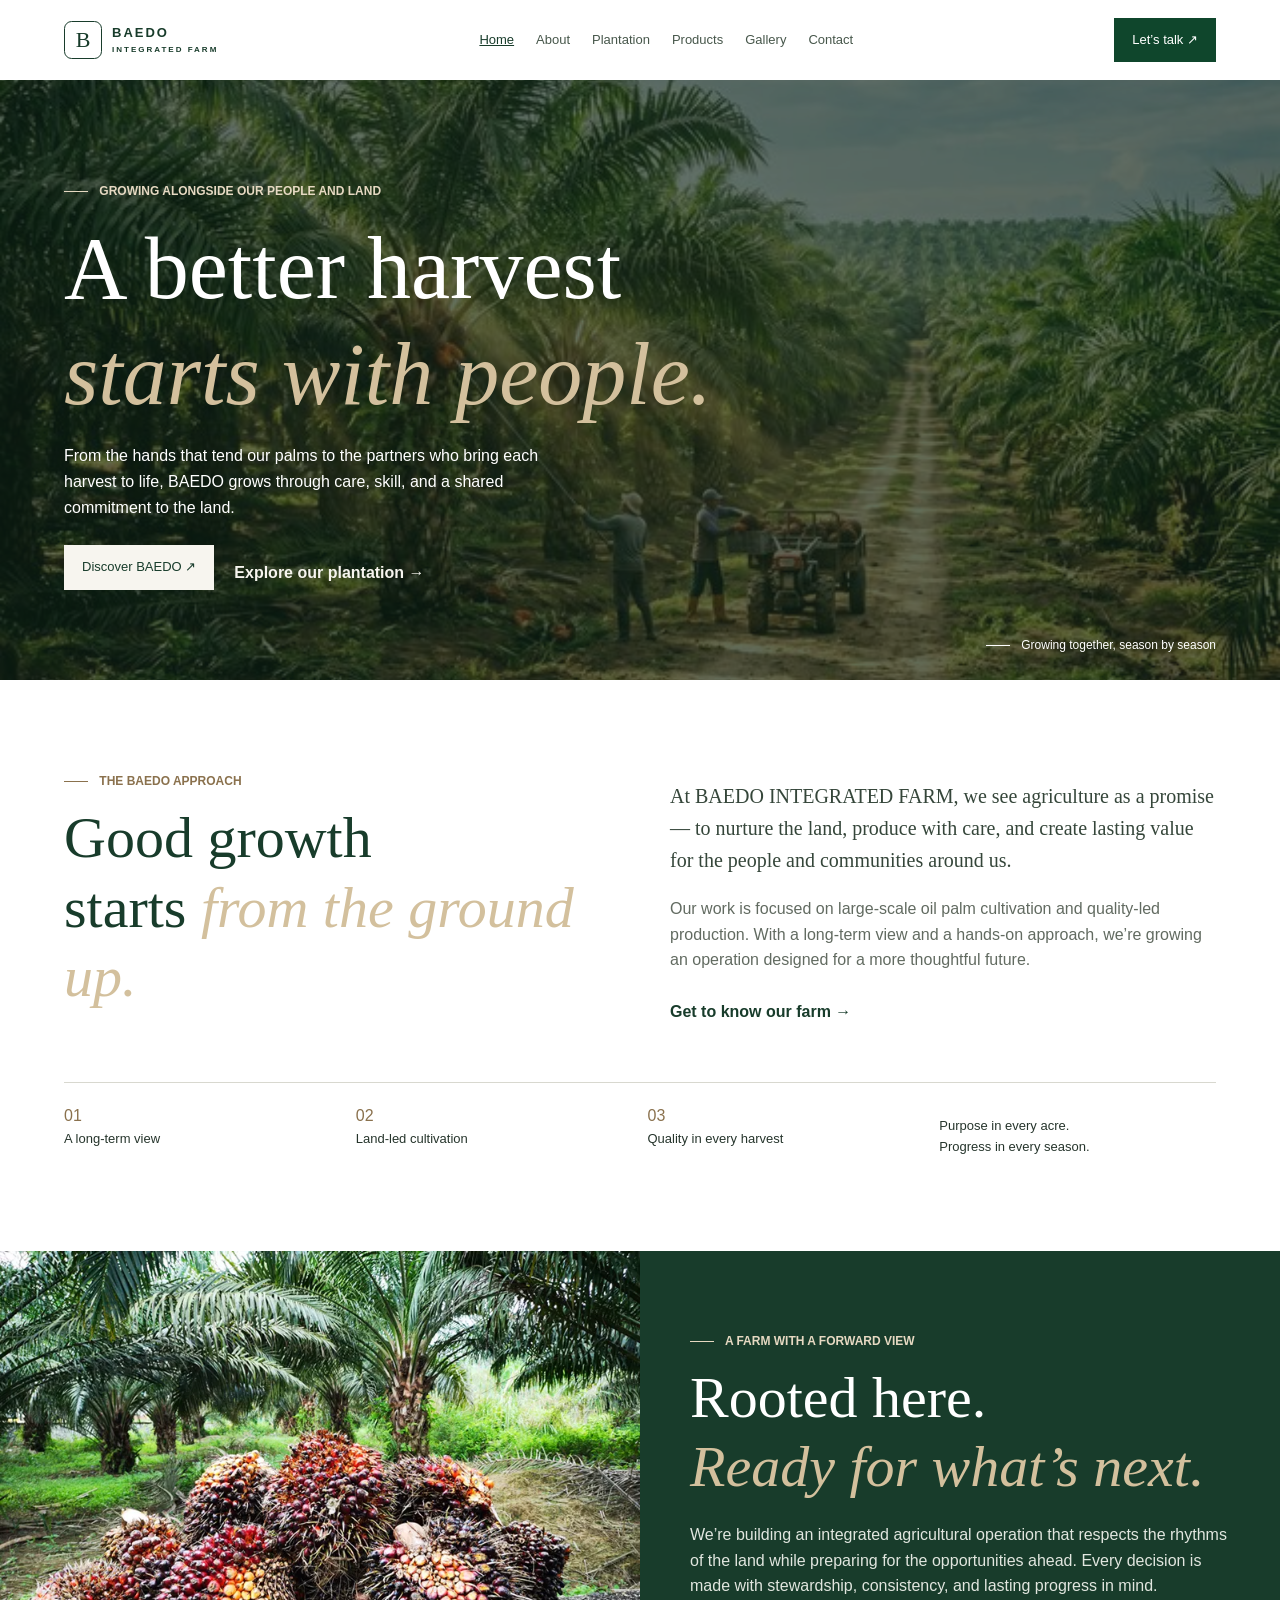
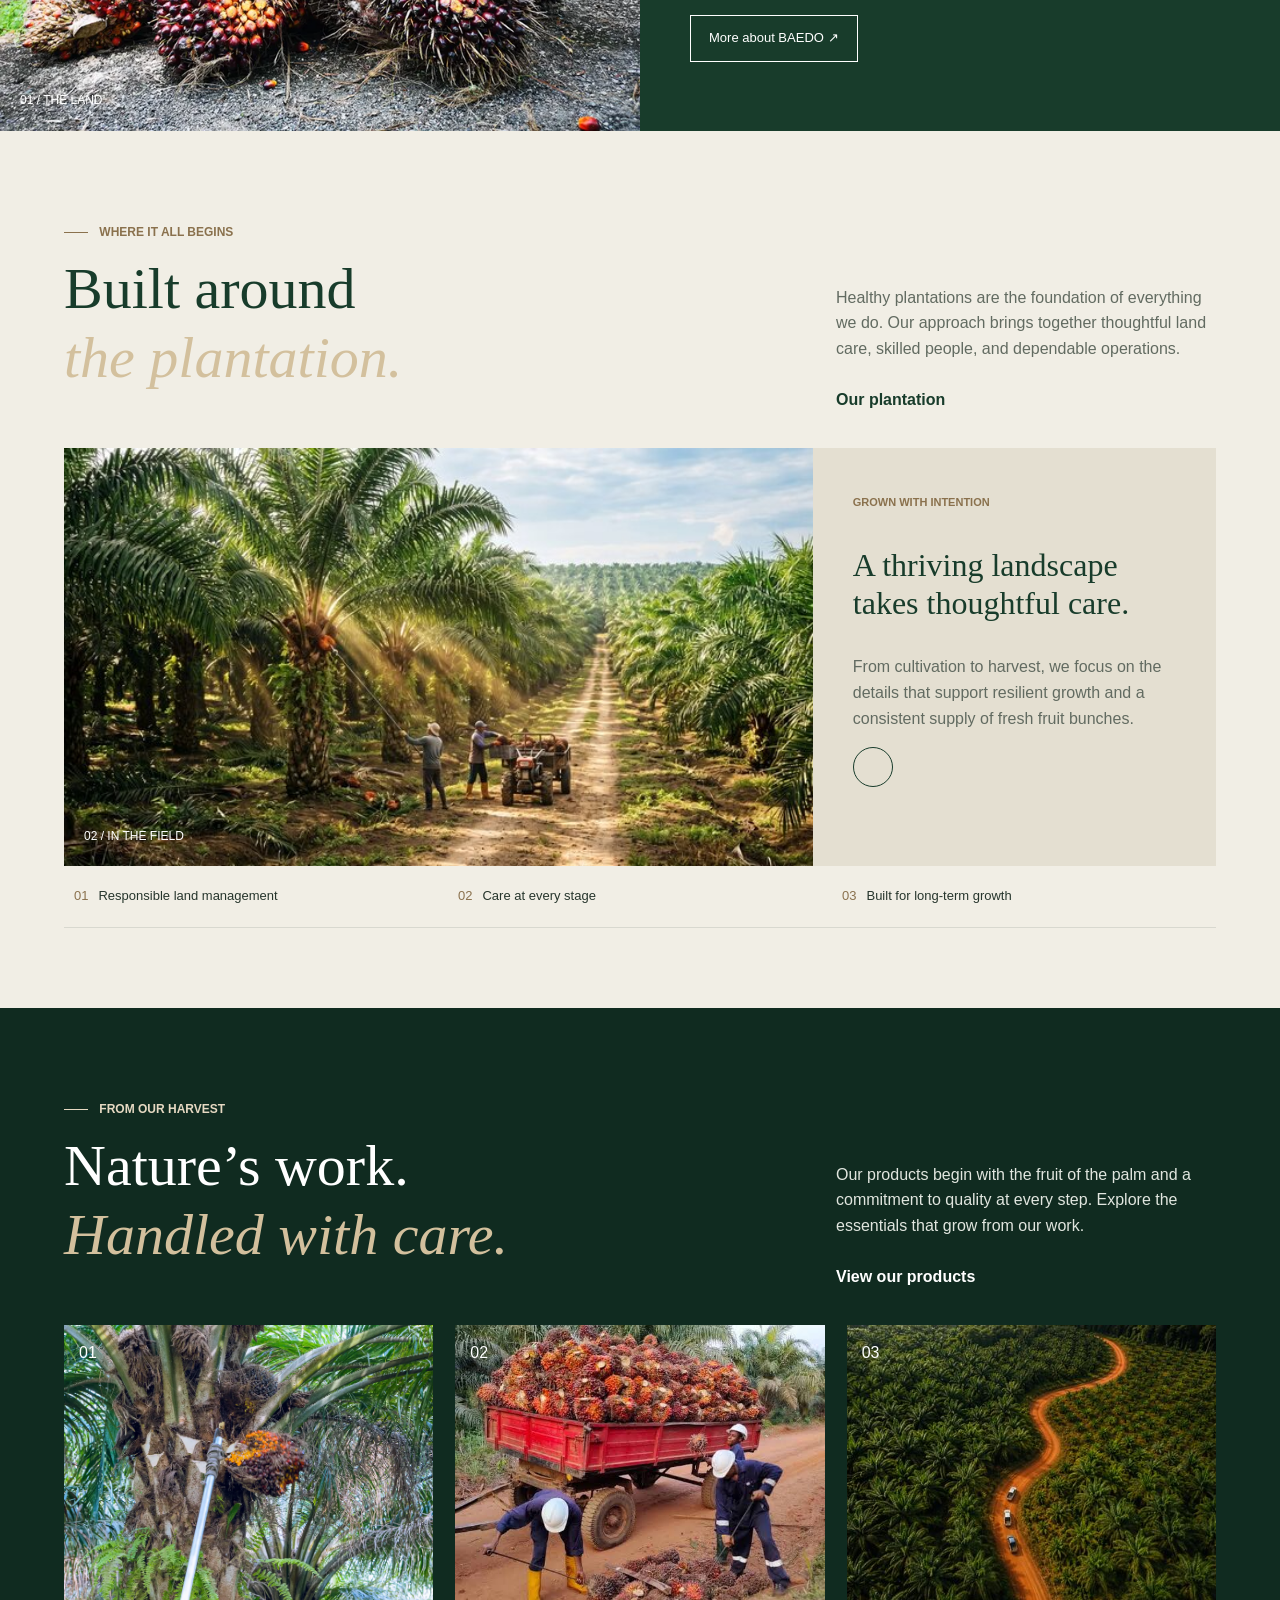
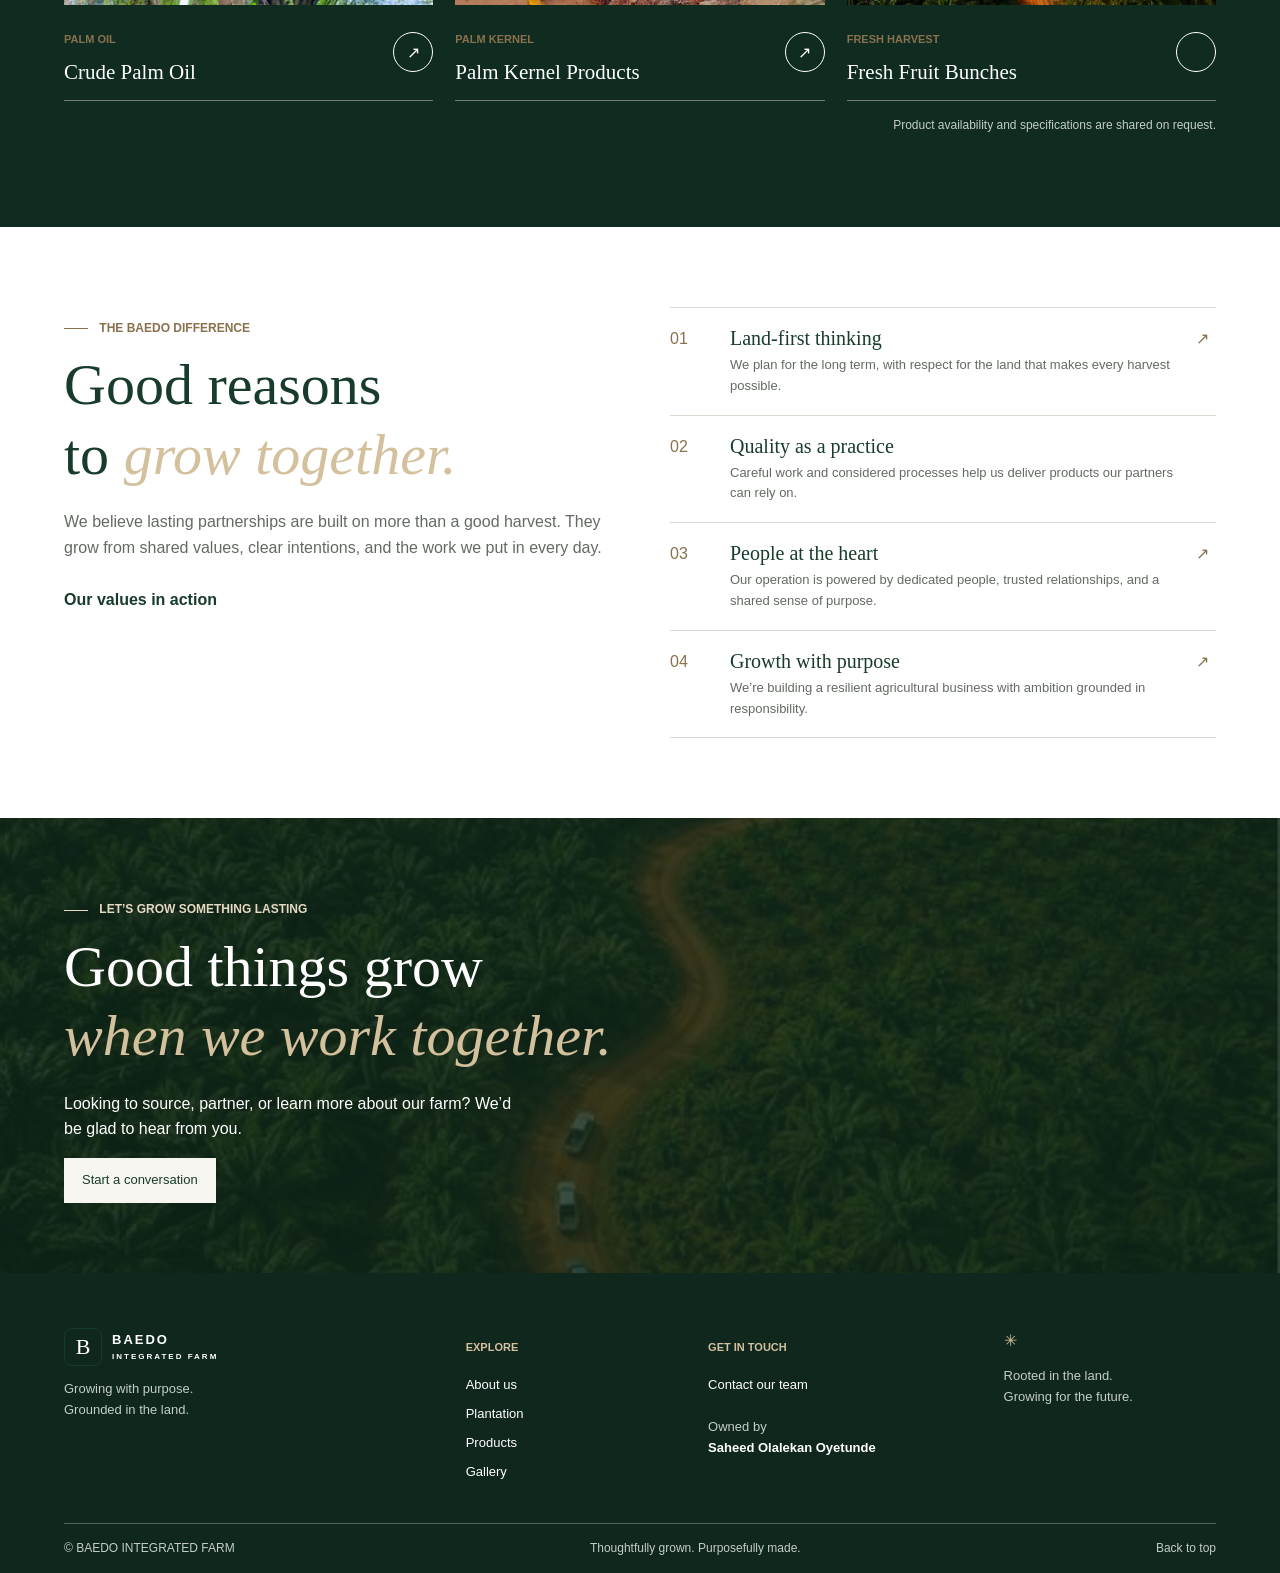
<file: index.html>
<!DOCTYPE html>
<html lang="en">
<head>
  <meta charset="UTF-8">
  <meta name="viewport" content="width=device-width, initial-scale=1.0">
  <meta name="description" content="BAEDO INTEGRATED FARM is cultivating the future of palm oil through responsible plantation management and quality production.">
  <meta name="theme-color" content="#183c2b">
  <title>BAEDO INTEGRATED FARM | Cultivating a Better Harvest</title>
  <link rel="stylesheet" href="css/style.css">
  <link rel="stylesheet" href="css/phone.css">
</head>
<body id="top">
  <!-- Homepage navigation -->
  <header class="site-header">
    <div class="header-inner">
      <a class="brand" href="index.html" aria-label="BAEDO Integrated Farm home">
        <span class="brand-mark">B</span>
        <span class="brand-name">BAEDO <span>INTEGRATED FARM</span></span>
      </a>
      <nav class="main-navigation" aria-label="Main navigation">
        <a class="nav-link nav-link-active" href="index.html" aria-current="page">Home</a>
        <a class="nav-link" href="about.html">About</a>
        <a class="nav-link" href="plantation.html">Plantation</a>
        <a class="nav-link" href="products.html">Products</a>
        <a class="nav-link" href="gallery.html">Gallery</a>
        <a class="nav-link" href="contact.html">Contact</a>
      </nav>
      <a class="header-cta" href="contact.html">Let’s talk <span aria-hidden="true">↗</span></a>
    </div>
  </header>

  <!-- Homepage sections -->
  <main>
    <!-- Welcome section -->
    <section class="welcome-section" aria-labelledby="welcome-title">
      <img class="welcome-image" src="image/baedo-6.jpg" alt="Farm workers harvesting oil palm fruit together in the plantation">
      <div class="welcome-shade"></div>
      <div class="welcome-content page-width">
        <p class="eyebrow welcome-eyebrow"><span class="eyebrow-rule"></span> Growing alongside our people and land</p>
        <h1 id="welcome-title">A better harvest<br><em>starts with people.</em></h1>
        <p class="welcome-description">From the hands that tend our palms to the partners who bring each harvest to life, BAEDO grows through care, skill, and a shared commitment to the land.</p>
        <div class="welcome-actions">
          <a class="button button-light" href="about.html">Discover BAEDO <span>↗</span></a>
          <a class="text-link welcome-text-link" href="plantation.html">Explore our plantation <span aria-hidden="true">→</span></a>
        </div>
      </div>
      <div class="welcome-caption"><span class="caption-line"></span> Growing together, season by season</div>
      <a class="scroll-cue" href="#introduction"><span></span></a>
    </section>

    <!-- Farm introduction -->
    <section class="intro-section section-space" id="introduction">
      <div class="page-width intro-layout">
        <div class="intro-heading reveal">
          <p class="eyebrow"><span class="eyebrow-rule"></span> The BAEDO approach</p>
          <h2>Good growth<br>starts <em>from the ground up.</em></h2>
        </div>
        <div class="intro-copy reveal">
          <p class="intro-lead">At BAEDO INTEGRATED FARM, we see agriculture as a promise — to nurture the land, produce with care, and create lasting value for the people and communities around us.</p>
          <p>Our work is focused on large-scale oil palm cultivation and quality-led production. With a long-term view and a hands-on approach, we’re growing an operation designed for a more thoughtful future.</p>
          <a class="text-link dark-link" href="about.html">Get to know our farm <span aria-hidden="true">→</span></a>
        </div>
      </div>
      <div class="page-width intro-stats reveal">
        <div class="stat-item">
          <span class="stat-number">01</span>
          <span class="stat-label">A long-term view</span>
        </div>
        <div class="stat-item">
          <span class="stat-number">02</span>
          <span class="stat-label">Land-led cultivation</span>
        </div>
        <div class="stat-item">
          <span class="stat-number">03</span>
          <span class="stat-label">Quality in every harvest</span>
        </div>
        <p class="stat-note">Purpose in every acre.<br>Progress in every season.</p>
      </div>
    </section>

    <!-- About the farm preview -->
    <section class="about-preview">
      <div class="about-image-wrap">
        <img src="image/baedo-5.webp" alt="Oil palm trees lining a plantation road in the morning light" loading="lazy">
        <span class="image-index">01 / THE LAND</span>
      </div>
      <div class="about-panel">
        <div class="about-panel-inner reveal">
          <p class="eyebrow eyebrow-light"><span class="eyebrow-rule"></span> A farm with a forward view</p>
          <h2>Rooted here.<br><em>Ready for what’s next.</em></h2>
          <p>We’re building an integrated agricultural operation that respects the rhythms of the land while preparing for the opportunities ahead. Every decision is made with stewardship, consistency, and lasting progress in mind.</p>
          <a class="button button-outline-light" href="about.html">More about BAEDO <span aria-hidden="true">↗</span></a>
        </div>
        <span class="panel-decoration" aria-hidden="true">B</span>
      </div>
    </section>

    <!-- Plantation highlights -->
    <section class="plantation-section section-space">
      <div class="page-width">
        <div class="section-heading reveal">
          <div>
            <p class="eyebrow"><span class="eyebrow-rule"></span> Where it all begins</p>
            <h2>Built around<br><em>the plantation.</em></h2>
          </div>
          <div class="section-heading-aside">
            <p>Healthy plantations are the foundation of everything we do. Our approach brings together thoughtful land care, skilled people, and dependable operations.</p>
            <a class="text-link dark-link" href="plantation.html">Our plantation</a>
          </div>
        </div>

        <div class="plantation-feature reveal">
          <div class="plantation-image">
            <img src="image/baedo-6.jpg" alt="Farm workers tending oil palms along a plantation road" loading="lazy">
            <span class="image-index">02 / IN THE FIELD</span>
          </div>
          <div class="plantation-card">
            <span class="card-kicker">GROWN WITH INTENTION</span>
            <h3>A thriving landscape takes thoughtful care.</h3>
            <p>From cultivation to harvest, we focus on the details that support resilient growth and a consistent supply of fresh fruit bunches.</p>
            <a class="round-link" href="plantation.html"></a>
          </div>
        </div>
        <div class="plantation-values">
          <div class="value-item"><span class="value-number">01</span><span>Responsible land management</span></div>
          <div class="value-item"><span class="value-number">02</span><span>Care at every stage</span></div>
          <div class="value-item"><span class="value-number">03</span><span>Built for long-term growth</span></div>
        </div>
      </div>
    </section>

    <!-- Featured products -->
    <section class="products-section section-space">
      <div class="page-width">
        <div class="section-heading products-heading reveal">
          <div>
            <p class="eyebrow eyebrow-light"><span class="eyebrow-rule"></span> From our harvest</p>
            <h2>Nature’s work.<br><em>Handled with care.</em></h2>
          </div>
          <div class="section-heading-aside">
            <p>Our products begin with the fruit of the palm and a commitment to quality at every step. Explore the essentials that grow from our work.</p>
            <a class="text-link light-link" href="products.html">View our products</a>
          </div>
        </div>
        <div class="product-grid">
          <article class="product-card reveal">
            <div class="product-image product-image-oil">
              <img src="image/baedo-4.webp" alt="Harvested oil palm fruit bunches at the plantation" loading="lazy">
              <span class="product-number">01</span>
            </div>
            <div class="product-info">
              <div><p class="product-category">PALM OIL</p><h3>Crude Palm Oil</h3></div>
              <a class="product-arrow" href="products.html" aria-label="Discover Crude Palm Oil"><span aria-hidden="true">↗</span></a>
            </div>
          </article>
          <article class="product-card reveal">
            <div class="product-image product-image-kernel">
              <img src="image/baedo1.jpg" alt="">
              <span class="product-number">02</span>
            </div>
            <div class="product-info">
              <div><p class="product-category">PALM KERNEL</p><h3>Palm Kernel Products</h3></div>
              <a class="product-arrow" href="products.html" aria-label="Discover Palm Kernel Products"><span aria-hidden="true">↗</span></a>
            </div>
          </article>
          <article class="product-card reveal">
            <div class="product-image product-image-harvest">
              <img src="image/baedo-3.jpg" alt="">
              <span class="product-number">03</span>
            </div>
            <div class="product-info">
              <div><p class="product-category">FRESH HARVEST</p><h3>Fresh Fruit Bunches</h3></div>
              <a class="product-arrow" href="products.html"></a>
            </div>
          </article>
        </div>
        <p class="product-note">Product availability and specifications are shared on request.</p>
      </div>
    </section>

    <!-- Reasons to choose BAEDO -->
    <section class="why-section section-space">
      <div class="page-width why-layout">
        <div class="why-intro reveal">
          <p class="eyebrow"><span class="eyebrow-rule"></span> The BAEDO difference</p>
          <h2>Good reasons<br>to <em>grow together.</em></h2>
          <p>We believe lasting partnerships are built on more than a good harvest. They grow from shared values, clear intentions, and the work we put in every day.</p>
          <a class="text-link dark-link" href="about.html">Our values in action</a>
        </div>
        <div class="why-list">
          <article class="why-item reveal">
            <span class="why-icon" aria-hidden="true">01</span>
            <div><h3>Land-first thinking</h3><p>We plan for the long term, with respect for the land that makes every harvest possible.</p></div>
            <span class="why-arrow" aria-hidden="true">↗</span>
          </article>
          <article class="why-item reveal">
            <span class="why-icon">02</span>
            <div><h3>Quality as a practice</h3><p>Careful work and considered processes help us deliver products our partners can rely on.</p></div>
          
          </article>
          <article class="why-item reveal">
            <span class="why-icon" aria-hidden="true">03</span>
            <div><h3>People at the heart</h3><p>Our operation is powered by dedicated people, trusted relationships, and a shared sense of purpose.</p></div>
            <span class="why-arrow" aria-hidden="true">↗</span>
          </article>
          <article class="why-item reveal">
            <span class="why-icon">04</span>
            <div><h3>Growth with purpose</h3><p>We’re building a resilient agricultural business with ambition grounded in responsibility.</p></div>
            <span class="why-arrow" aria-hidden="true">↗</span>
          </article>
        </div>
      </div>
    </section>

    <!-- Contact call to action -->
    <section class="cta-section">
      <div class="cta-background" aria-hidden="true"></div>
      <div class="page-width cta-content reveal">
        <p class="eyebrow eyebrow-light"><span class="eyebrow-rule"></span> Let’s grow something lasting</p>
        <h2>Good things grow<br><em>when we work together.</em></h2>
        <p>Looking to source, partner, or learn more about our farm? We’d be glad to hear from you.</p>
        <a class="button button-light" href="contact.html">Start a conversation</a>
      </div>
      <span class="cta-mark">BAEDO</span>
    </section>
  </main>

  <!-- Homepage footer -->
  <footer class="site-footer">
    <div class="page-width footer-main">
      <div class="footer-brand-block">
        <a class="brand footer-brand" href="index.html">
          <span class="brand-mark" aria-hidden="true">B</span>
          <span class="brand-name">BAEDO <span>INTEGRATED FARM</span></span>
        </a>
        <p>Growing with purpose.<br>Grounded in the land.</p>
      </div>
      <div class="footer-nav-block">
        <p class="footer-label">EXPLORE</p>
        <a href="about.html">About us</a>
        <a href="plantation.html">Plantation</a>
        <a href="products.html">Products</a>
        <a href="gallery.html">Gallery</a>
      </div>
      <div class="footer-contact-block">
        <p class="footer-label">GET IN TOUCH</p>
        <a href="contact.html">Contact our team</a>
        <p class="footer-owner">Owned by<br><strong>Saheed Olalekan Oyetunde</strong></p>
      </div>
      <div class="footer-note">
        <span class="footer-note-mark" aria-hidden="true">✳</span>
        <p>Rooted in the land.<br>Growing for the future.</p>
      </div>
    </div>
    <div class="page-width footer-bottom">
      <span>© <span>BAEDO INTEGRATED FARM</span></span>
      <span>Thoughtfully grown. Purposefully made.</span>
      <a href="#top" class="back-to-top">Back to top</a>
    </div>
  </footer>
</body>
</html>
</file>
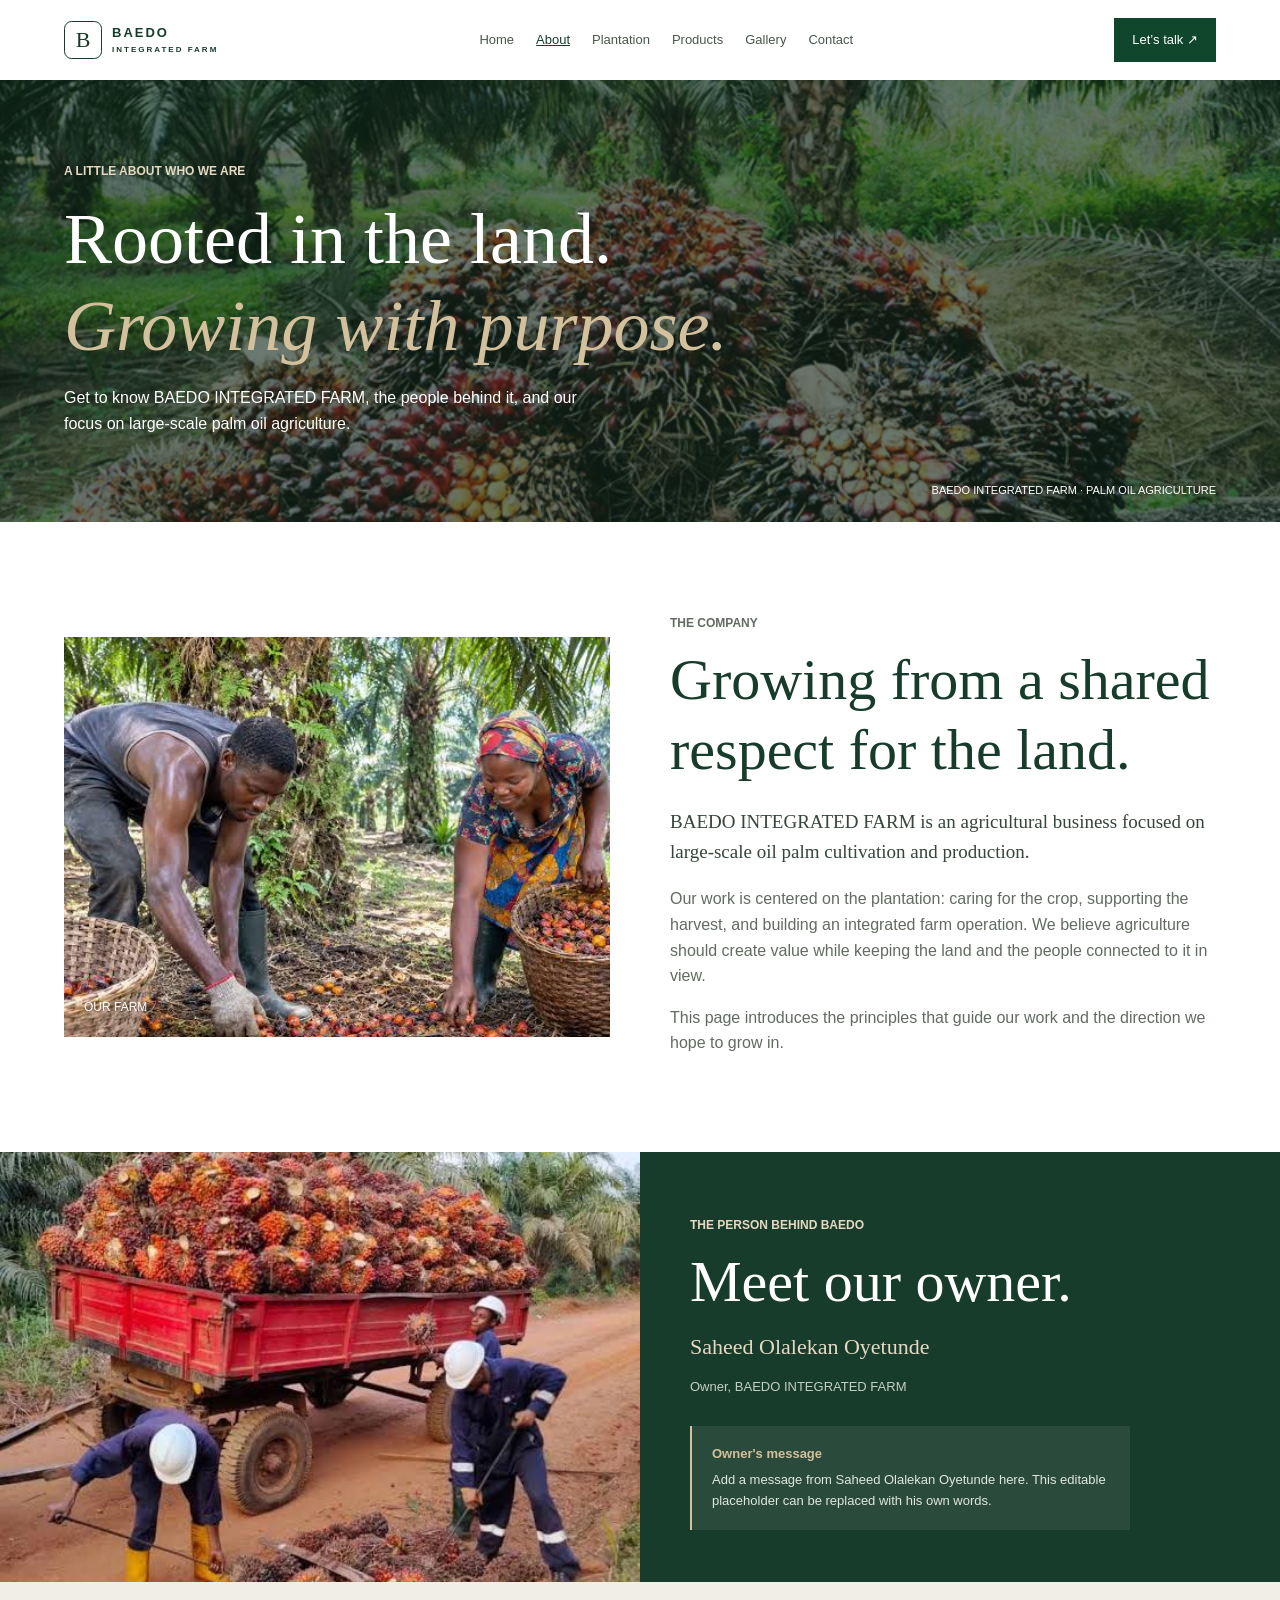
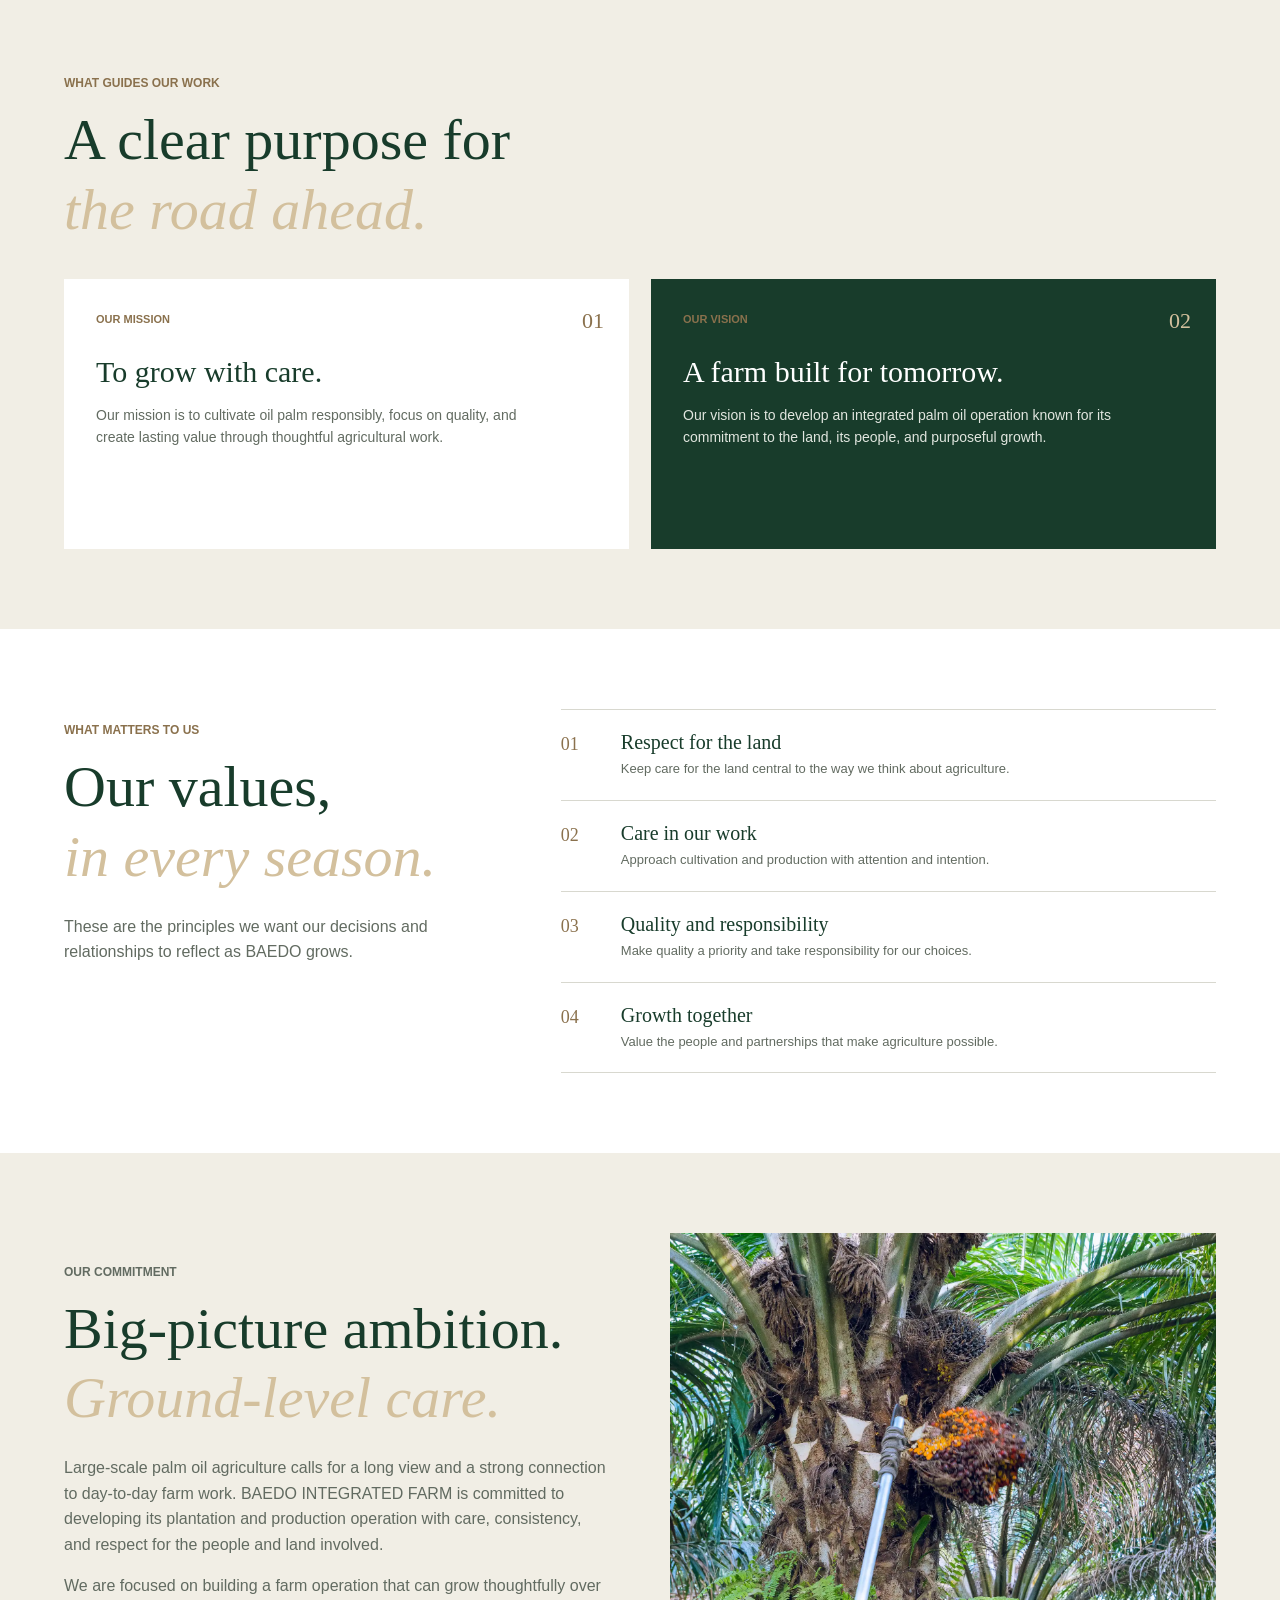
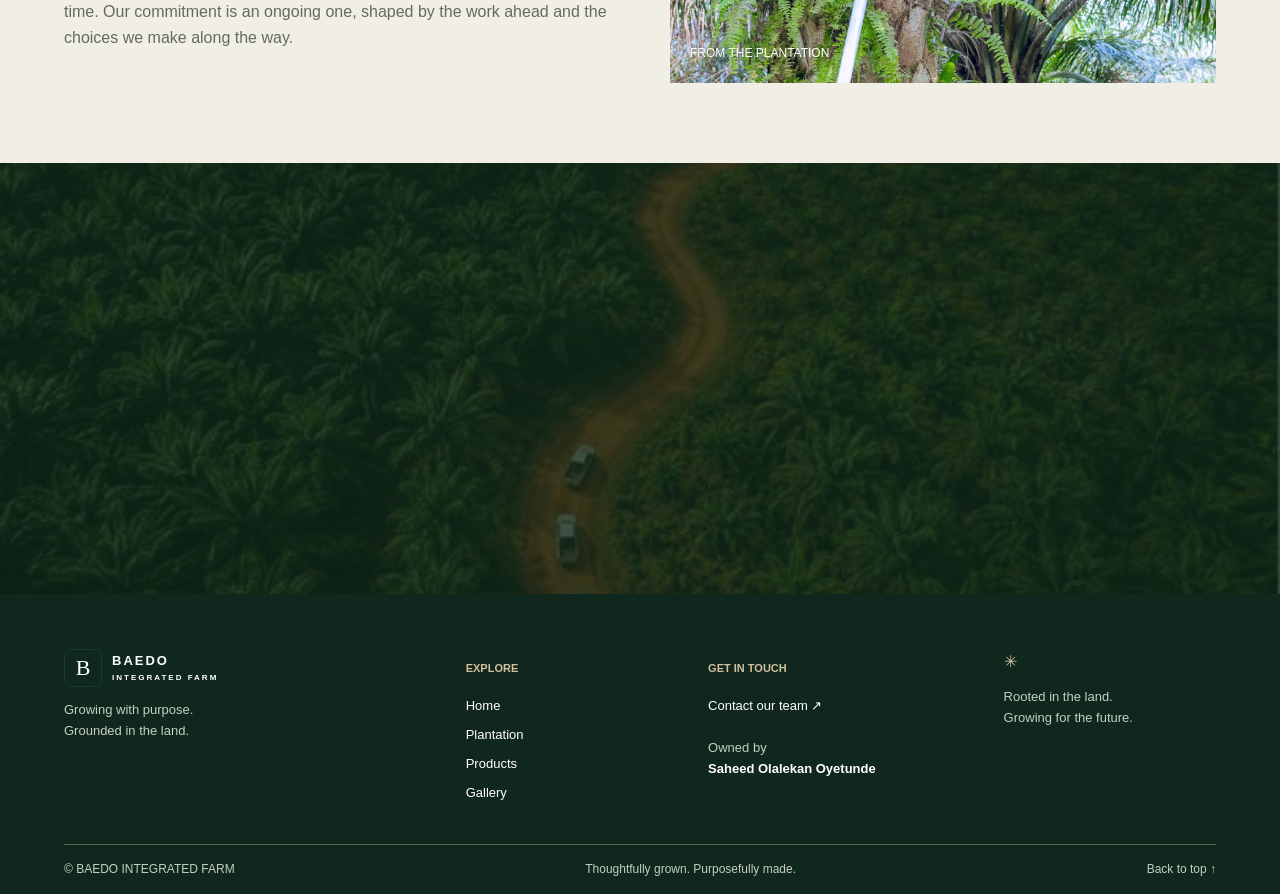
<file: about.html>
<!DOCTYPE html>
<html lang="en">
<head>
  <meta charset="UTF-8">
  <meta name="viewport" content="width=device-width, initial-scale=1.0">
  <meta name="description" content="Meet BAEDO INTEGRATED FARM, its owner Saheed Olalekan Oyetunde, and its commitment to palm oil agriculture.">
  <meta name="theme-color" content="#183c2b">
  <title>About Us | BAEDO INTEGRATED FARM</title>
  <link rel="stylesheet" href="css/style.css">
  <link rel="stylesheet" href="css/phone.css">
</head>
<body id="top">
  <!-- About page navigation -->
  <header class="site-header">
    <div class="header-inner">
      <a class="brand" href="index.html">
        <span class="brand-mark">B</span>
        <span class="brand-name">BAEDO <span>INTEGRATED FARM</span></span>
      </a>
      <nav class="main-navigation">
        <a class="nav-link" href="index.html">Home</a>
        <a class="nav-link nav-link-active" href="about.html">About</a>
        <a class="nav-link" href="plantation.html">Plantation</a>
        <a class="nav-link" href="products.html">Products</a>
        <a class="nav-link" href="gallery.html">Gallery</a>
        <a class="nav-link" href="contact.html">Contact</a>
      </nav>
      <a class="header-cta" href="contact.html">Let’s talk <span>↗</span></a>
    </div>
  </header>

  <!-- About page sections -->
  <main>
    <!-- About page introduction -->
    <section class="about-welcome">
      <img class="about-welcome-image" src="image/baedo-5.webp" alt="Oil palm trees and a farm track in the plantation">
      <div class="about-welcome-shade"></div>
      <div class="page-width about-welcome-content">
        <p class="eyebrow about-welcome-label">A little about who we are</p>
        <h1>Rooted in the land.<br><em>Growing with purpose.</em></h1>
        <p>Get to know BAEDO INTEGRATED FARM, the people behind it, and our focus on large-scale palm oil agriculture.</p>
      </div>
      <p class="about-photo-caption">BAEDO INTEGRATED FARM · PALM OIL AGRICULTURE</p>
    </section>

    <!-- Company introduction -->
    <section class="company-story section-space">
      <div class="page-width company-story-layout">
        <div class="company-story-photo">
          <img src="image/baedo-2.jpg" alt="An oil palm plantation stretching across the landscape" loading="lazy">
          <span class="image-index">OUR FARM</span>
        </div>
        <div class="company-story-copy">
          <p class="eyebrow">The company</p>
          <h2>Growing from a shared respect for the land.</h2>
          <p class="company-story-lead">BAEDO INTEGRATED FARM is an agricultural business focused on large-scale oil palm cultivation and production.</p>
          <p>Our work is centered on the plantation: caring for the crop, supporting the harvest, and building an integrated farm operation. We believe agriculture should create value while keeping the land and the people connected to it in view.</p>
          <p>This page introduces the principles that guide our work and the direction we hope to grow in.</p>
        </div>
      </div>
    </section>

    <!-- Owner introduction and editable message -->
    <section class="owner-story">
      <div class="owner-photo">
        <img src="image/baedo1.jpg" alt="Farm workers gathering harvested oil palm fruit" loading="lazy">
      </div>
      <div class="owner-message">
        <div class="owner-message-content">
          <p class="eyebrow eyebrow-light">The person behind BAEDO</p>
          <h2>Meet our owner.</h2>
          <p class="owner-name">Saheed Olalekan Oyetunde</p>
          <p class="owner-role">Owner, BAEDO INTEGRATED FARM</p>
          <div class="owner-placeholder">
            <p>Owner's message</p>
            <p>Add a message from Saheed Olalekan Oyetunde here. This editable placeholder can be replaced with his own words.</p>
          </div>
        </div>
      </div>
    </section>

    <!-- Mission and vision -->
    <section class="purpose-section section-space">
      <div class="page-width">
        <div class="purpose-heading">
          <p class="eyebrow">What guides our work</p>
          <h2>A clear purpose for<br><em>the road ahead.</em></h2>
        </div>
        <div class="purpose-cards">
          <article class="purpose-card">
            <span class="purpose-number">01</span>
            <p class="card-kicker">OUR MISSION</p>
            <h3>To grow with care.</h3>
            <p>Our mission is to cultivate oil palm responsibly, focus on quality, and create lasting value through thoughtful agricultural work.</p>
          </article>
          <article class="purpose-card purpose-card-dark">
            <span class="purpose-number">02</span>
            <p class="card-kicker">OUR VISION</p>
            <h3>A farm built for tomorrow.</h3>
            <p>Our vision is to develop an integrated palm oil operation known for its commitment to the land, its people, and purposeful growth.</p>
          </article>
        </div>
      </div>
    </section>

    <!-- Core values -->
    <section class="values-section">
      <div class="page-width values-layout">
        <div class="values-introduction">
          <p class="eyebrow">What matters to us</p>
          <h2>Our values,<br><em>in every season.</em></h2>
          <p>These are the principles we want our decisions and relationships to reflect as BAEDO grows.</p>
        </div>
        <div class="values-list">
          <article class="value-row">
            <span class="value-number">01</span>
            <div><h3>Respect for the land</h3><p>Keep care for the land central to the way we think about agriculture.</p></div>
          </article>
          <article class="value-row">
            <span class="value-number">02</span>
            <div><h3>Care in our work</h3><p>Approach cultivation and production with attention and intention.</p></div>
          </article>
          <article class="value-row">
            <span class="value-number">03</span>
            <div><h3>Quality and responsibility</h3><p>Make quality a priority and take responsibility for our choices.</p></div>
          </article>
          <article class="value-row">
            <span class="value-number">04</span>
            <div><h3>Growth together</h3><p>Value the people and partnerships that make agriculture possible.</p></div>
          </article>
        </div>
      </div>
    </section>

    <!-- Commitment to palm agriculture -->
    <section class="farm-commitment section-space">
      <div class="page-width farm-commitment-layout">
        <div class="farm-commitment-copy">
          <p class="eyebrow">Our commitment</p>
          <h2>Big-picture ambition.<br><em>Ground-level care.</em></h2>
          <p>Large-scale palm oil agriculture calls for a long view and a strong connection to day-to-day farm work. BAEDO INTEGRATED FARM is committed to developing its plantation and production operation with care, consistency, and respect for the people and land involved.</p>
          <p>We are focused on building a farm operation that can grow thoughtfully over time. Our commitment is an ongoing one, shaped by the work ahead and the choices we make along the way.</p>
        </div>
        <div class="farm-commitment-photo">
          <img src="image/baedo-4.webp" alt="Harvested oil palm fruit bunches ready for collection" loading="lazy">
          <span class="image-index">FROM THE PLANTATION</span>
        </div>
      </div>
    </section>

    <!-- Plantation call to action -->
    <section class="plantation-invitation">
      <div class="page-width plantation-invitation-content">
        <p class="eyebrow eyebrow-light">Come a little closer</p>
        <h2>See where our work<br><em>takes root.</em></h2>
        <p>Explore the plantation and learn more about the agricultural work at the heart of BAEDO.</p>
        <a class="button button-light" href="plantation.html">Visit our plantation <span>↗</span></a>
      </div>
      <img class="plantation-invitation-image" src="image/baedo-3.jpg" alt="Oil palm plantation viewed from above" loading="lazy">
      <div class="plantation-invitation-shade"></div>
    </section>
  </main>

  <!-- About page footer -->
  <footer class="site-footer">
    <div class="page-width footer-main">
      <div class="footer-brand-block">
        <a class="brand footer-brand" href="index.html">
          <span class="brand-mark">B</span>
          <span class="brand-name">BAEDO <span>INTEGRATED FARM</span></span>
        </a>
        <p>Growing with purpose.<br>Grounded in the land.</p>
      </div>
      <div class="footer-nav-block">
        <p class="footer-label">EXPLORE</p>
        <a href="index.html">Home</a>
        <a href="plantation.html">Plantation</a>
        <a href="products.html">Products</a>
        <a href="gallery.html">Gallery</a>
      </div>
      <div class="footer-contact-block">
        <p class="footer-label">GET IN TOUCH</p>
        <a href="contact.html">Contact our team <span>↗</span></a>
        <p class="footer-owner">Owned by<br><strong>Saheed Olalekan Oyetunde</strong></p>
      </div>
      <div class="footer-note">
        <span class="footer-note-mark">✳</span>
        <p>Rooted in the land.<br>Growing for the future.</p>
      </div>
    </div>
    <div class="page-width footer-bottom">
      <span>© <span>BAEDO INTEGRATED FARM</span></span>
      <span>Thoughtfully grown. Purposefully made.</span>
      <a href="#top" class="back-to-top">Back to top ↑</a>
    </div>
  </footer>
</body>
</html>
</file>
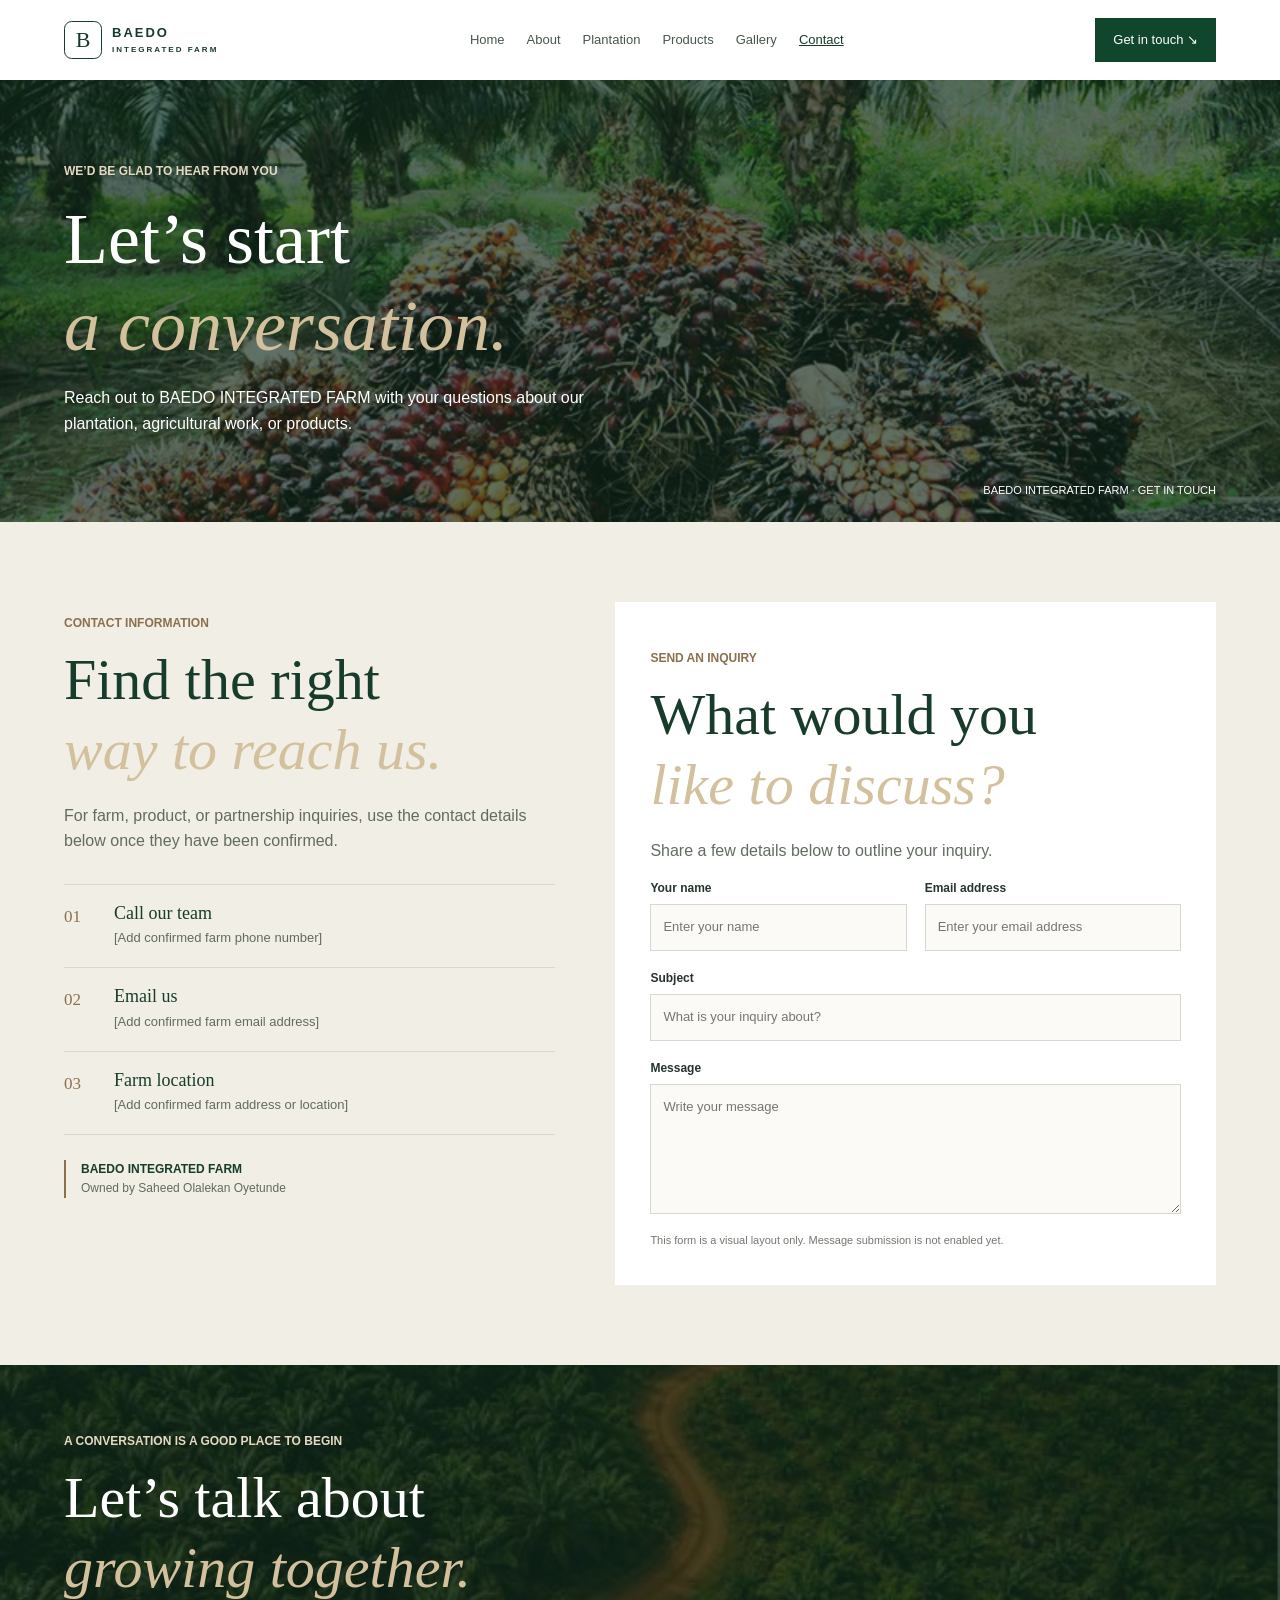
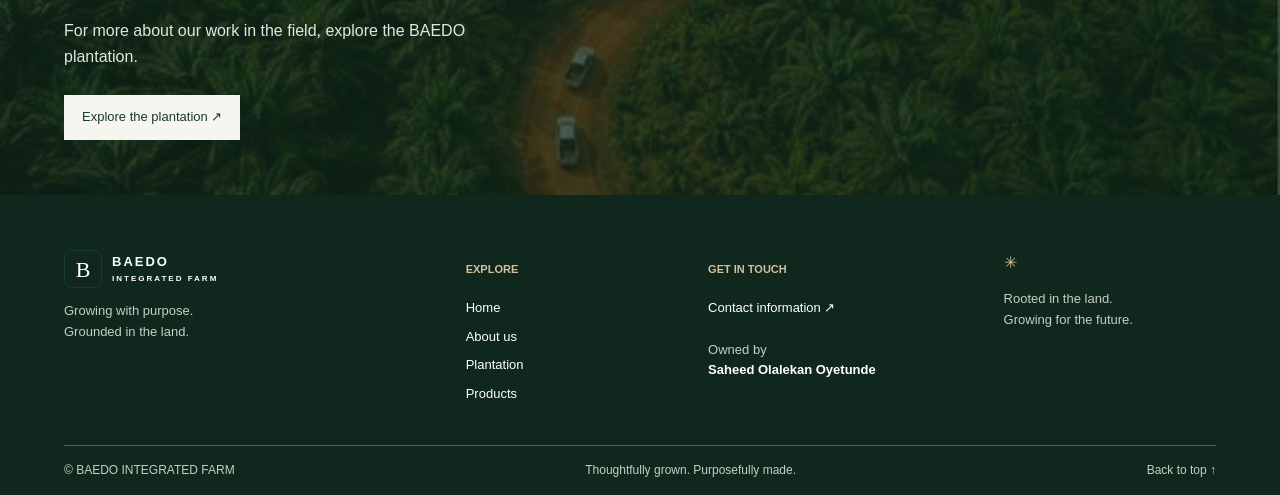
<file: contact.html>
<!DOCTYPE html>
<html lang="en">
<head>
  <meta charset="UTF-8">
  <meta name="viewport" content="width=device-width, initial-scale=1.0">
  <meta name="description" content="Contact BAEDO INTEGRATED FARM for information about the farm, plantation, and palm products.">
  <meta name="theme-color" content="#183c2b">
  <title>Contact Us | BAEDO INTEGRATED FARM</title>
  <link rel="stylesheet" href="css/style.css">
  <link rel="stylesheet" href="css/phone.css">
</head>
<body id="top">
  <!-- Contact page navigation -->
  <header class="site-header">
    <div class="header-inner">
      <a class="brand" href="index.html">
        <span class="brand-mark">B</span>
        <span class="brand-name">BAEDO <span>INTEGRATED FARM</span></span>
      </a>
      <nav class="main-navigation">
        <a class="nav-link" href="index.html">Home</a>
        <a class="nav-link" href="about.html">About</a>
        <a class="nav-link" href="plantation.html">Plantation</a>
        <a class="nav-link" href="products.html">Products</a>
        <a class="nav-link" href="gallery.html">Gallery</a>
        <a class="nav-link nav-link-active" href="contact.html">Contact</a>
      </nav>
      <a class="header-cta" href="#contact-details">Get in touch <span>↘</span></a>
    </div>
  </header>

  <!-- Contact page sections -->
  <main>
    <!-- Contact page introduction -->
    <section class="contact-welcome">
      <img class="contact-welcome-image" src="image/baedo-5.webp" alt="Oil palm trees lining a track through the plantation">
      <div class="contact-welcome-shade"></div>
      <div class="page-width contact-welcome-content">
        <p class="eyebrow contact-welcome-label">We’d be glad to hear from you</p>
        <h1>Let’s start<br><em>a conversation.</em></h1>
        <p>Reach out to BAEDO INTEGRATED FARM with your questions about our plantation, agricultural work, or products.</p>
      </div>
      <p class="contact-photo-caption">BAEDO INTEGRATED FARM · GET IN TOUCH</p>
    </section>

    <!-- Contact information and visual inquiry form -->
    <section class="contact-main-section section-space" id="contact-details">
      <div class="page-width contact-main-layout">
        <div class="contact-information">
          <p class="eyebrow">Contact information</p>
          <h2>Find the right<br><em>way to reach us.</em></h2>
          <p class="contact-intro-copy">For farm, product, or partnership inquiries, use the contact details below once they have been confirmed.</p>

          <div class="contact-detail-list">
            <div class="contact-detail">
              <span class="contact-detail-number">01</span>
              <div>
                <h3>Call our team</h3>
                <p>[Add confirmed farm phone number]</p>
              </div>
            </div>
            <div class="contact-detail">
              <span class="contact-detail-number">02</span>
              <div>
                <h3>Email us</h3>
                <p>[Add confirmed farm email address]</p>
              </div>
            </div>
            <div class="contact-detail">
              <span class="contact-detail-number">03</span>
              <div>
                <h3>Farm location</h3>
                <p>[Add confirmed farm address or location]</p>
              </div>
            </div>
          </div>

          <div class="contact-owner-note">
            <p>BAEDO INTEGRATED FARM</p>
            <p>Owned by Saheed Olalekan Oyetunde</p>
          </div>
        </div>

        <div class="inquiry-panel">
          <p class="eyebrow">Send an inquiry</p>
          <h2>What would you<br><em>like to discuss?</em></h2>
          <p class="inquiry-introduction">Share a few details below to outline your inquiry.</p>

          <div class="inquiry-form">
            <div class="inquiry-field">
              <label for="visitor-name">Your name</label>
              <input id="visitor-name" name="name" type="text" placeholder="Enter your name">
            </div>
            <div class="inquiry-field">
              <label for="visitor-email">Email address</label>
              <input id="visitor-email" name="email" type="email" placeholder="Enter your email address">
            </div>
            <div class="inquiry-field">
              <label for="inquiry-subject">Subject</label>
              <input id="inquiry-subject" name="subject" type="text" placeholder="What is your inquiry about?">
            </div>
            <div class="inquiry-field">
              <label for="inquiry-message">Message</label>
              <textarea id="inquiry-message" name="message" rows="5" placeholder="Write your message"></textarea>
            </div>
          </div>

          <p class="form-status-note">This form is a visual layout only. Message submission is not enabled yet.</p>
        </div>
      </div>
    </section>

    <!-- Contact call to action -->
    <section class="contact-invitation">
      <img class="contact-invitation-image" src="image/baedo-3.jpg" alt="Aerial view of oil palms and a plantation road" loading="lazy">
      <div class="contact-invitation-shade"></div>
      <div class="page-width contact-invitation-content">
        <p class="eyebrow eyebrow-light">A conversation is a good place to begin</p>
        <h2>Let’s talk about<br><em>growing together.</em></h2>
        <p>For more about our work in the field, explore the BAEDO plantation.</p>
        <a class="button button-light" href="plantation.html">Explore the plantation <span>↗</span></a>
      </div>
    </section>
  </main>

  <!-- Contact page footer -->
  <footer class="site-footer">
    <div class="page-width footer-main">
      <div class="footer-brand-block">
        <a class="brand footer-brand" href="index.html">
          <span class="brand-mark">B</span>
          <span class="brand-name">BAEDO <span>INTEGRATED FARM</span></span>
        </a>
        <p>Growing with purpose.<br>Grounded in the land.</p>
      </div>
      <div class="footer-nav-block">
        <p class="footer-label">EXPLORE</p>
        <a href="index.html">Home</a>
        <a href="about.html">About us</a>
        <a href="plantation.html">Plantation</a>
        <a href="products.html">Products</a>
      </div>
      <div class="footer-contact-block">
        <p class="footer-label">GET IN TOUCH</p>
        <a href="#contact-details">Contact information <span>↗</span></a>
        <p class="footer-owner">Owned by<br><strong>Saheed Olalekan Oyetunde</strong></p>
      </div>
      <div class="footer-note">
        <span class="footer-note-mark">✳</span>
        <p>Rooted in the land.<br>Growing for the future.</p>
      </div>
    </div>
    <div class="page-width footer-bottom">
      <span>© <span>BAEDO INTEGRATED FARM</span></span>
      <span>Thoughtfully grown. Purposefully made.</span>
      <a href="#top" class="back-to-top">Back to top ↑</a>
    </div>
  </footer>
</body>
</html>
</file>
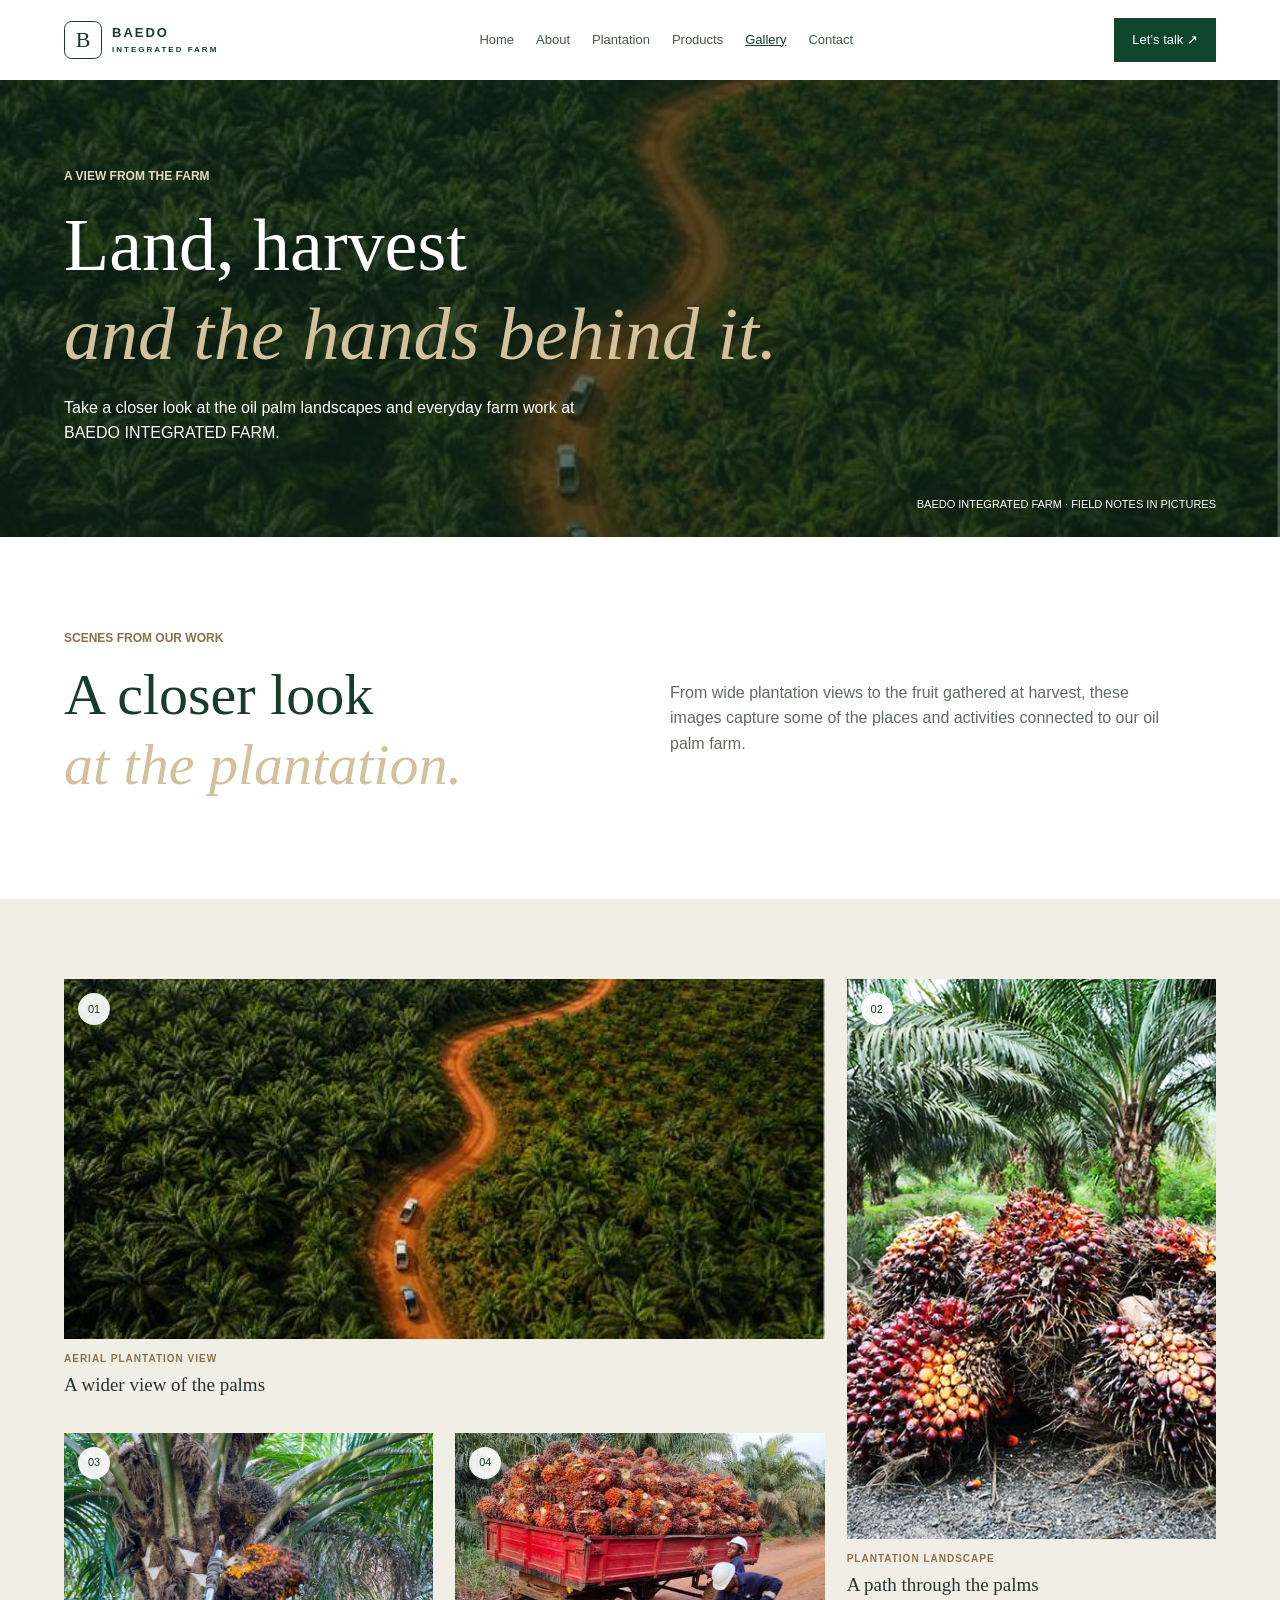
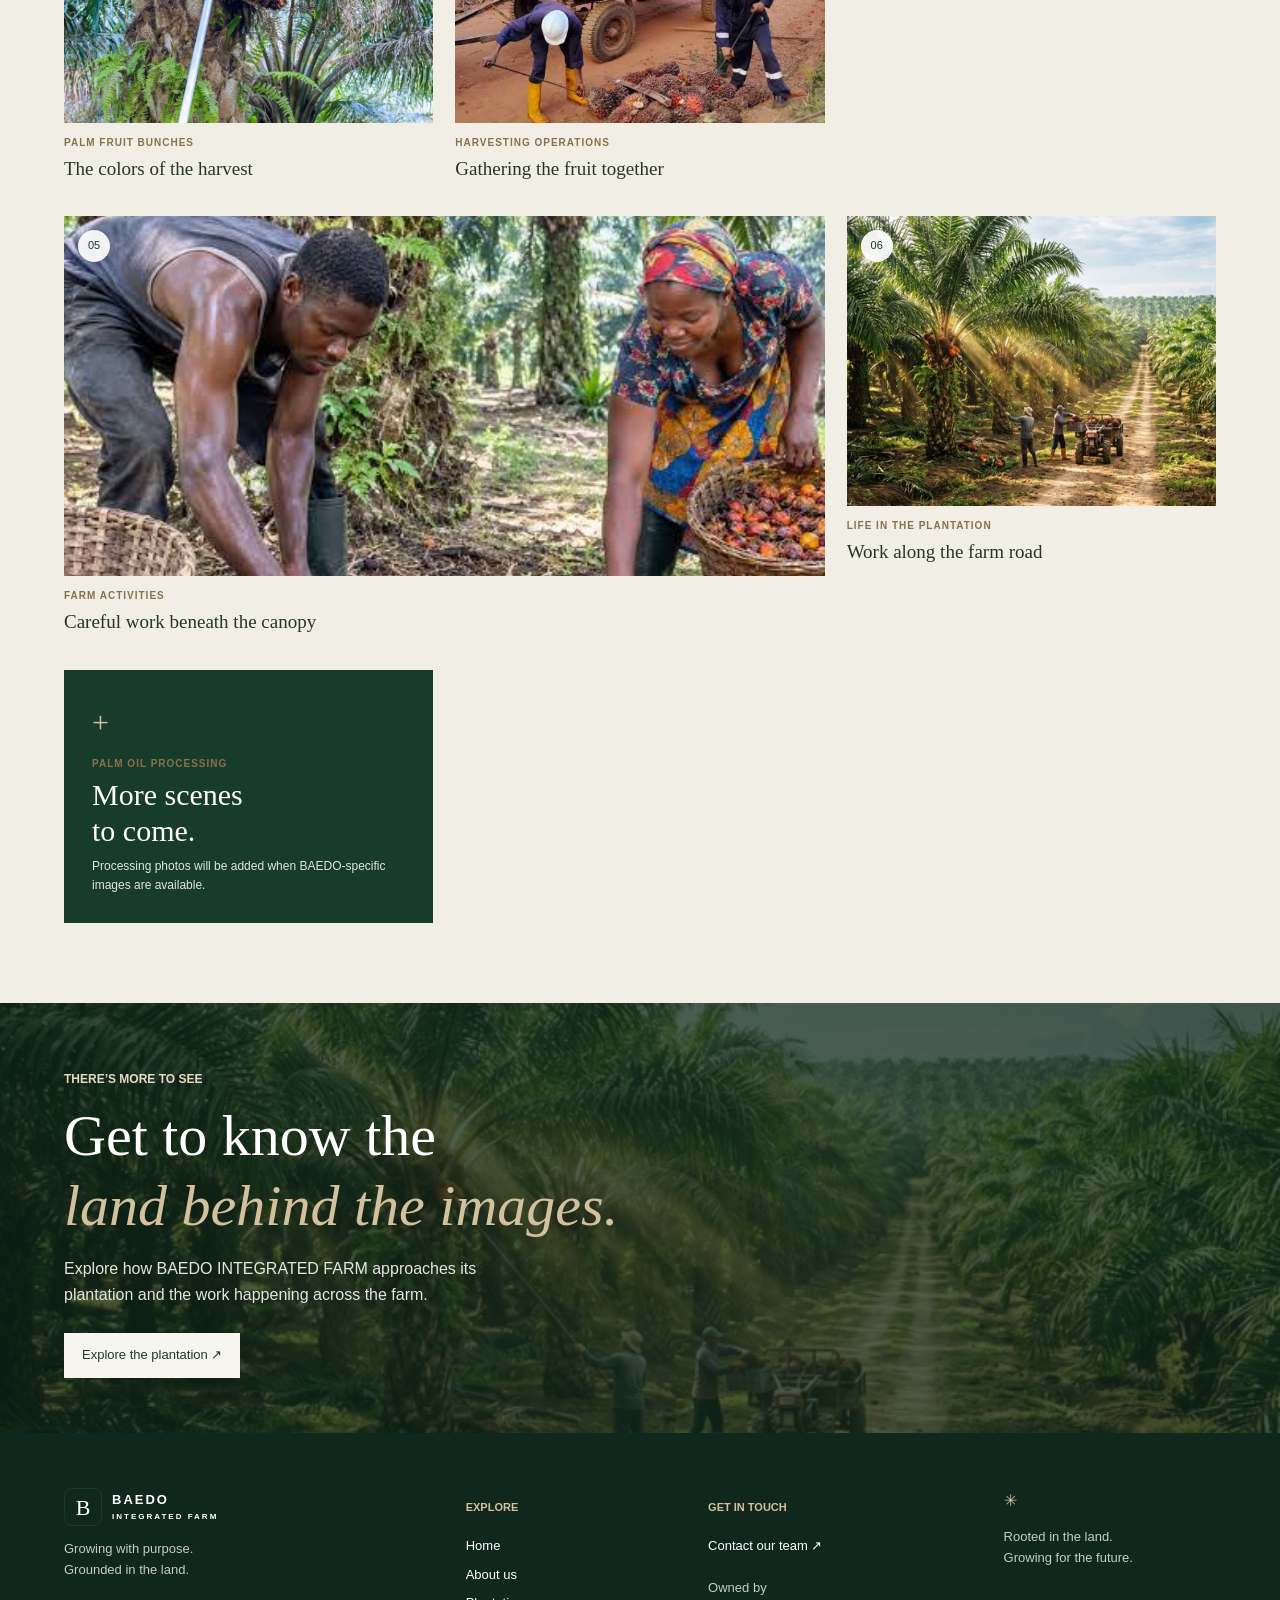
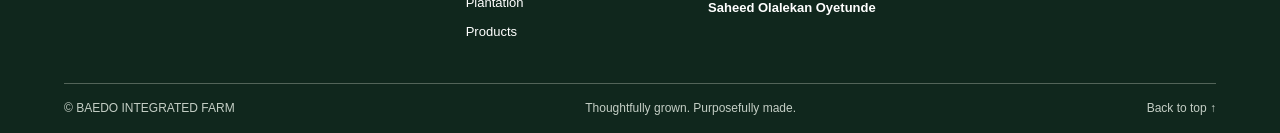
<file: gallery.html>
<!DOCTYPE html>
<html lang="en">
<head>
  <meta charset="UTF-8">
  <meta name="viewport" content="width=device-width, initial-scale=1.0">
  <meta name="description" content="Explore plantation landscapes, oil palm fruit, and harvesting work at BAEDO INTEGRATED FARM.">
  <meta name="theme-color" content="#183c2b">
  <title>Farm Gallery | BAEDO INTEGRATED FARM</title>
  <link rel="stylesheet" href="css/style.css">
  <link rel="stylesheet" href="css/phone.css">
</head>
<body id="top">
  <!-- Gallery page navigation -->
  <header class="site-header">
    <div class="header-inner">
      <a class="brand" href="index.html">
        <span class="brand-mark">B</span>
        <span class="brand-name">BAEDO <span>INTEGRATED FARM</span></span>
      </a>
      <nav class="main-navigation">
        <a class="nav-link" href="index.html">Home</a>
        <a class="nav-link" href="about.html">About</a>
        <a class="nav-link" href="plantation.html">Plantation</a>
        <a class="nav-link" href="products.html">Products</a>
        <a class="nav-link nav-link-active" href="gallery.html">Gallery</a>
        <a class="nav-link" href="contact.html">Contact</a>
      </nav>
      <a class="header-cta" href="contact.html">Let’s talk <span>↗</span></a>
    </div>
  </header>

  <!-- Gallery page sections -->
  <main>
    <!-- Gallery introduction -->
    <section class="gallery-welcome">
      <img class="gallery-welcome-image" src="image/baedo-3.jpg" alt="Aerial view over oil palms and a plantation road">
      <div class="gallery-welcome-shade"></div>
      <div class="page-width gallery-welcome-content">
        <p class="eyebrow gallery-welcome-label">A view from the farm</p>
        <h1>Land, harvest<br><em>and the hands behind it.</em></h1>
        <p>Take a closer look at the oil palm landscapes and everyday farm work at BAEDO INTEGRATED FARM.</p>
      </div>
      <p class="gallery-photo-caption">BAEDO INTEGRATED FARM · FIELD NOTES IN PICTURES</p>
    </section>

    <!-- Photo gallery introduction -->
    <section class="gallery-introduction section-space">
      <div class="page-width gallery-introduction-layout">
        <div>
          <p class="eyebrow">Scenes from our work</p>
          <h2>A closer look<br><em>at the plantation.</em></h2>
        </div>
        <p>From wide plantation views to the fruit gathered at harvest, these images capture some of the places and activities connected to our oil palm farm.</p>
      </div>
    </section>

    <!-- Plantation, harvest, and farm activity photos -->
    <section class="farm-gallery-section section-space">
      <div class="page-width">
        <div class="farm-gallery-grid">
          <figure class="farm-gallery-item farm-gallery-item-wide">
            <div class="farm-gallery-photo">
              <img src="image/baedo-3.jpg" alt="Aerial view of extensive oil palm rows and a winding farm road" loading="lazy">
              <span class="farm-gallery-index">01</span>
            </div>
            <figcaption>
              <span class="farm-gallery-category">AERIAL PLANTATION VIEW</span>
              <span class="farm-gallery-caption">A wider view of the palms</span>
            </figcaption>
          </figure>

          <figure class="farm-gallery-item farm-gallery-item-tall">
            <div class="farm-gallery-photo">
              <img src="image/baedo-5.webp" alt="Oil palm trees lining a track through the plantation" loading="lazy">
              <span class="farm-gallery-index">02</span>
            </div>
            <figcaption>
              <span class="farm-gallery-category">PLANTATION LANDSCAPE</span>
              <span class="farm-gallery-caption">A path through the palms</span>
            </figcaption>
          </figure>

          <figure class="farm-gallery-item">
            <div class="farm-gallery-photo">
              <img src="image/baedo-4.webp" alt="Clusters of ripe oil palm fruit gathered beneath the palms" loading="lazy">
              <span class="farm-gallery-index">03</span>
            </div>
            <figcaption>
              <span class="farm-gallery-category">PALM FRUIT BUNCHES</span>
              <span class="farm-gallery-caption">The colors of the harvest</span>
            </figcaption>
          </figure>

          <figure class="farm-gallery-item">
            <div class="farm-gallery-photo">
              <img src="image/baedo1.jpg" alt="Farm workers handling a load of harvested oil palm fruit" loading="lazy">
              <span class="farm-gallery-index">04</span>
            </div>
            <figcaption>
              <span class="farm-gallery-category">HARVESTING OPERATIONS</span>
              <span class="farm-gallery-caption">Gathering the fruit together</span>
            </figcaption>
          </figure>

          <figure class="farm-gallery-item farm-gallery-item-wide">
            <div class="farm-gallery-photo">
              <img src="image/baedo-2.jpg" alt="Farm workers collecting fallen oil palm fruit beneath mature palms" loading="lazy">
              <span class="farm-gallery-index">05</span>
            </div>
            <figcaption>
              <span class="farm-gallery-category">FARM ACTIVITIES</span>
              <span class="farm-gallery-caption">Careful work beneath the canopy</span>
            </figcaption>
          </figure>

          <figure class="farm-gallery-item">
            <div class="farm-gallery-photo">
              <img src="image/baedo-6.jpg" alt="Harvesting work along a shaded oil palm plantation track" loading="lazy">
              <span class="farm-gallery-index">06</span>
            </div>
            <figcaption>
              <span class="farm-gallery-category">LIFE IN THE PLANTATION</span>
              <span class="farm-gallery-caption">Work along the farm road</span>
            </figcaption>
          </figure>

          <div class="gallery-coming-soon">
            <span class="gallery-coming-mark">+</span>
            <p class="farm-gallery-category">PALM OIL PROCESSING</p>
            <h2>More scenes<br>to come.</h2>
            <p>Processing photos will be added when BAEDO-specific images are available.</p>
          </div>
        </div>
      </div>
    </section>

    <!-- Plantation call to action -->
    <section class="gallery-invitation">
      <img class="gallery-invitation-image" src="image/baedo-6.jpg" alt="Workers moving through the palm plantation during farm work" loading="lazy">
      <div class="gallery-invitation-shade"></div>
      <div class="page-width gallery-invitation-content">
        <p class="eyebrow eyebrow-light">There’s more to see</p>
        <h2>Get to know the<br><em>land behind the images.</em></h2>
        <p>Explore how BAEDO INTEGRATED FARM approaches its plantation and the work happening across the farm.</p>
        <a class="button button-light" href="plantation.html">Explore the plantation <span>↗</span></a>
      </div>
    </section>
  </main>

  <!-- Gallery page footer -->
  <footer class="site-footer">
    <div class="page-width footer-main">
      <div class="footer-brand-block">
        <a class="brand footer-brand" href="index.html">
          <span class="brand-mark">B</span>
          <span class="brand-name">BAEDO <span>INTEGRATED FARM</span></span>
        </a>
        <p>Growing with purpose.<br>Grounded in the land.</p>
      </div>
      <div class="footer-nav-block">
        <p class="footer-label">EXPLORE</p>
        <a href="index.html">Home</a>
        <a href="about.html">About us</a>
        <a href="plantation.html">Plantation</a>
        <a href="products.html">Products</a>
      </div>
      <div class="footer-contact-block">
        <p class="footer-label">GET IN TOUCH</p>
        <a href="contact.html">Contact our team <span>↗</span></a>
        <p class="footer-owner">Owned by<br><strong>Saheed Olalekan Oyetunde</strong></p>
      </div>
      <div class="footer-note">
        <span class="footer-note-mark">✳</span>
        <p>Rooted in the land.<br>Growing for the future.</p>
      </div>
    </div>
    <div class="page-width footer-bottom">
      <span>© <span>BAEDO INTEGRATED FARM</span></span>
      <span>Thoughtfully grown. Purposefully made.</span>
      <a href="#top" class="back-to-top">Back to top ↑</a>
    </div>
  </footer>
</body>
</html>
</file>
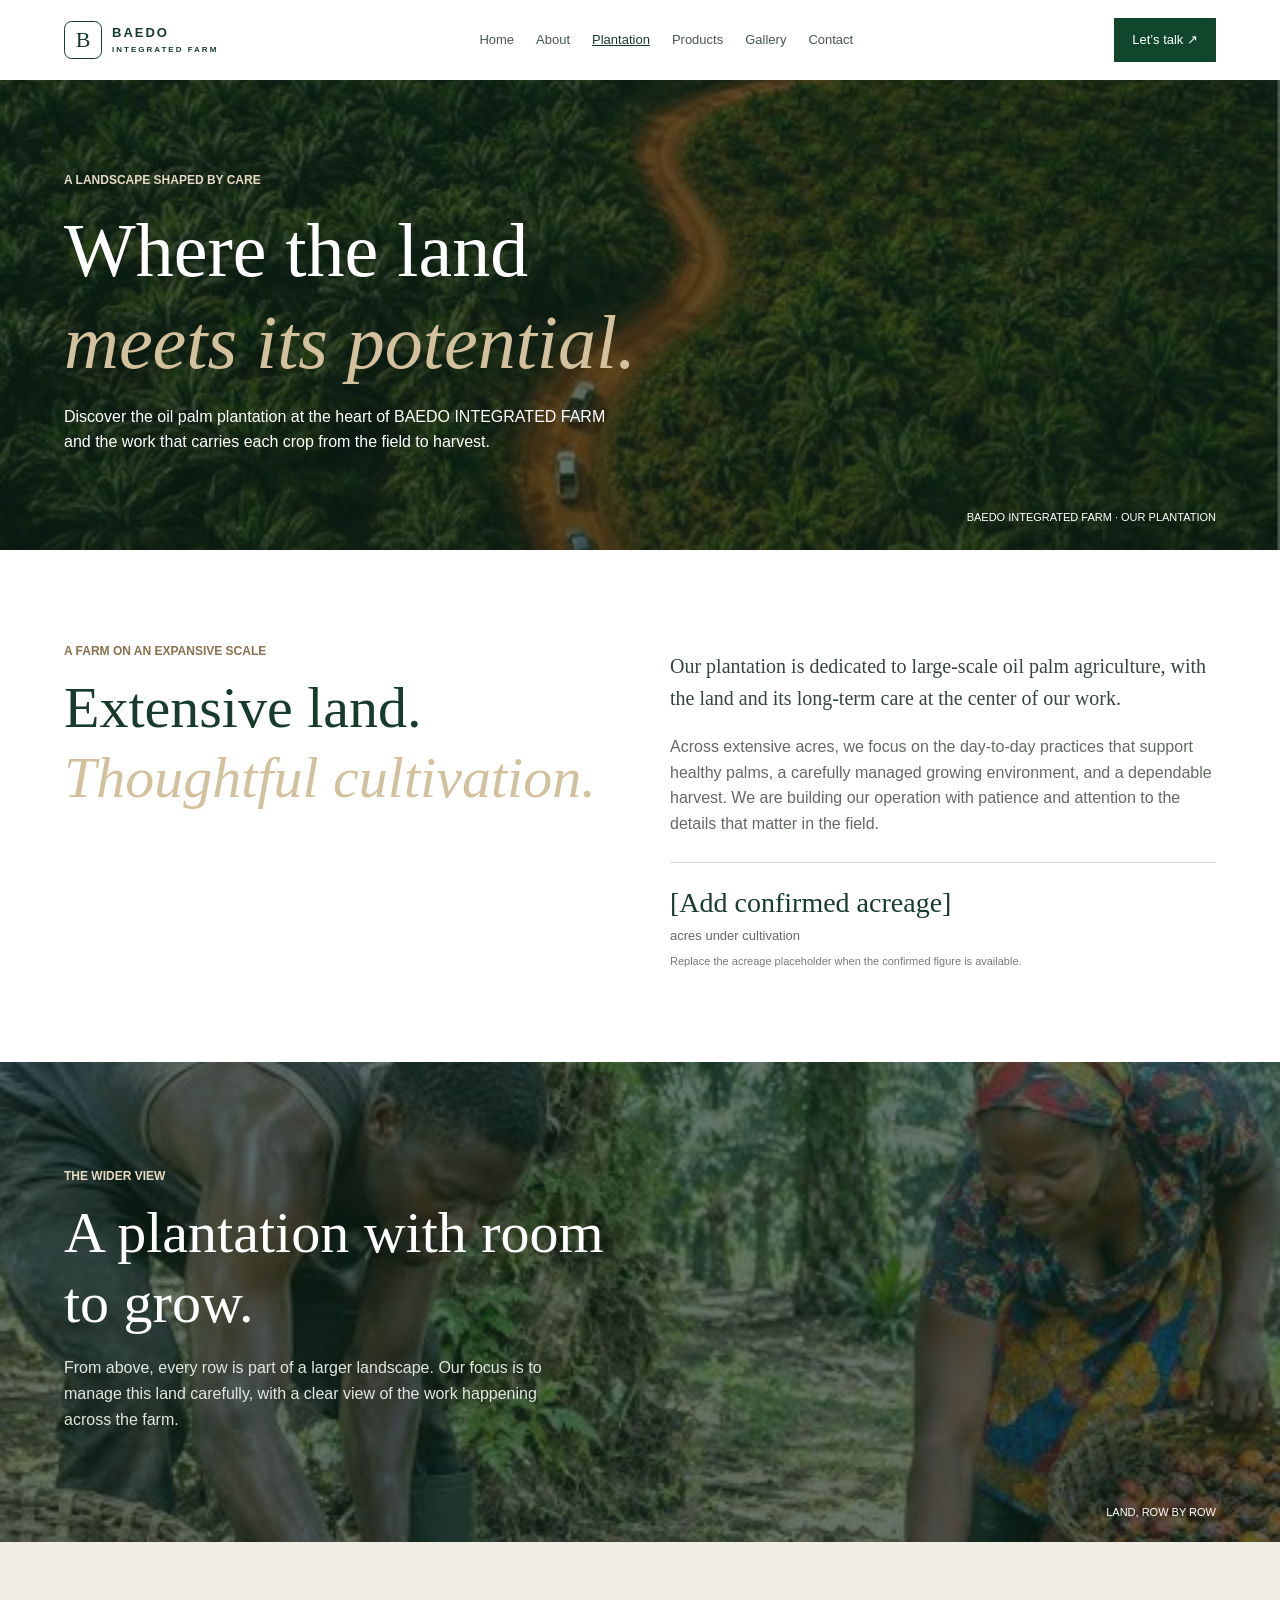
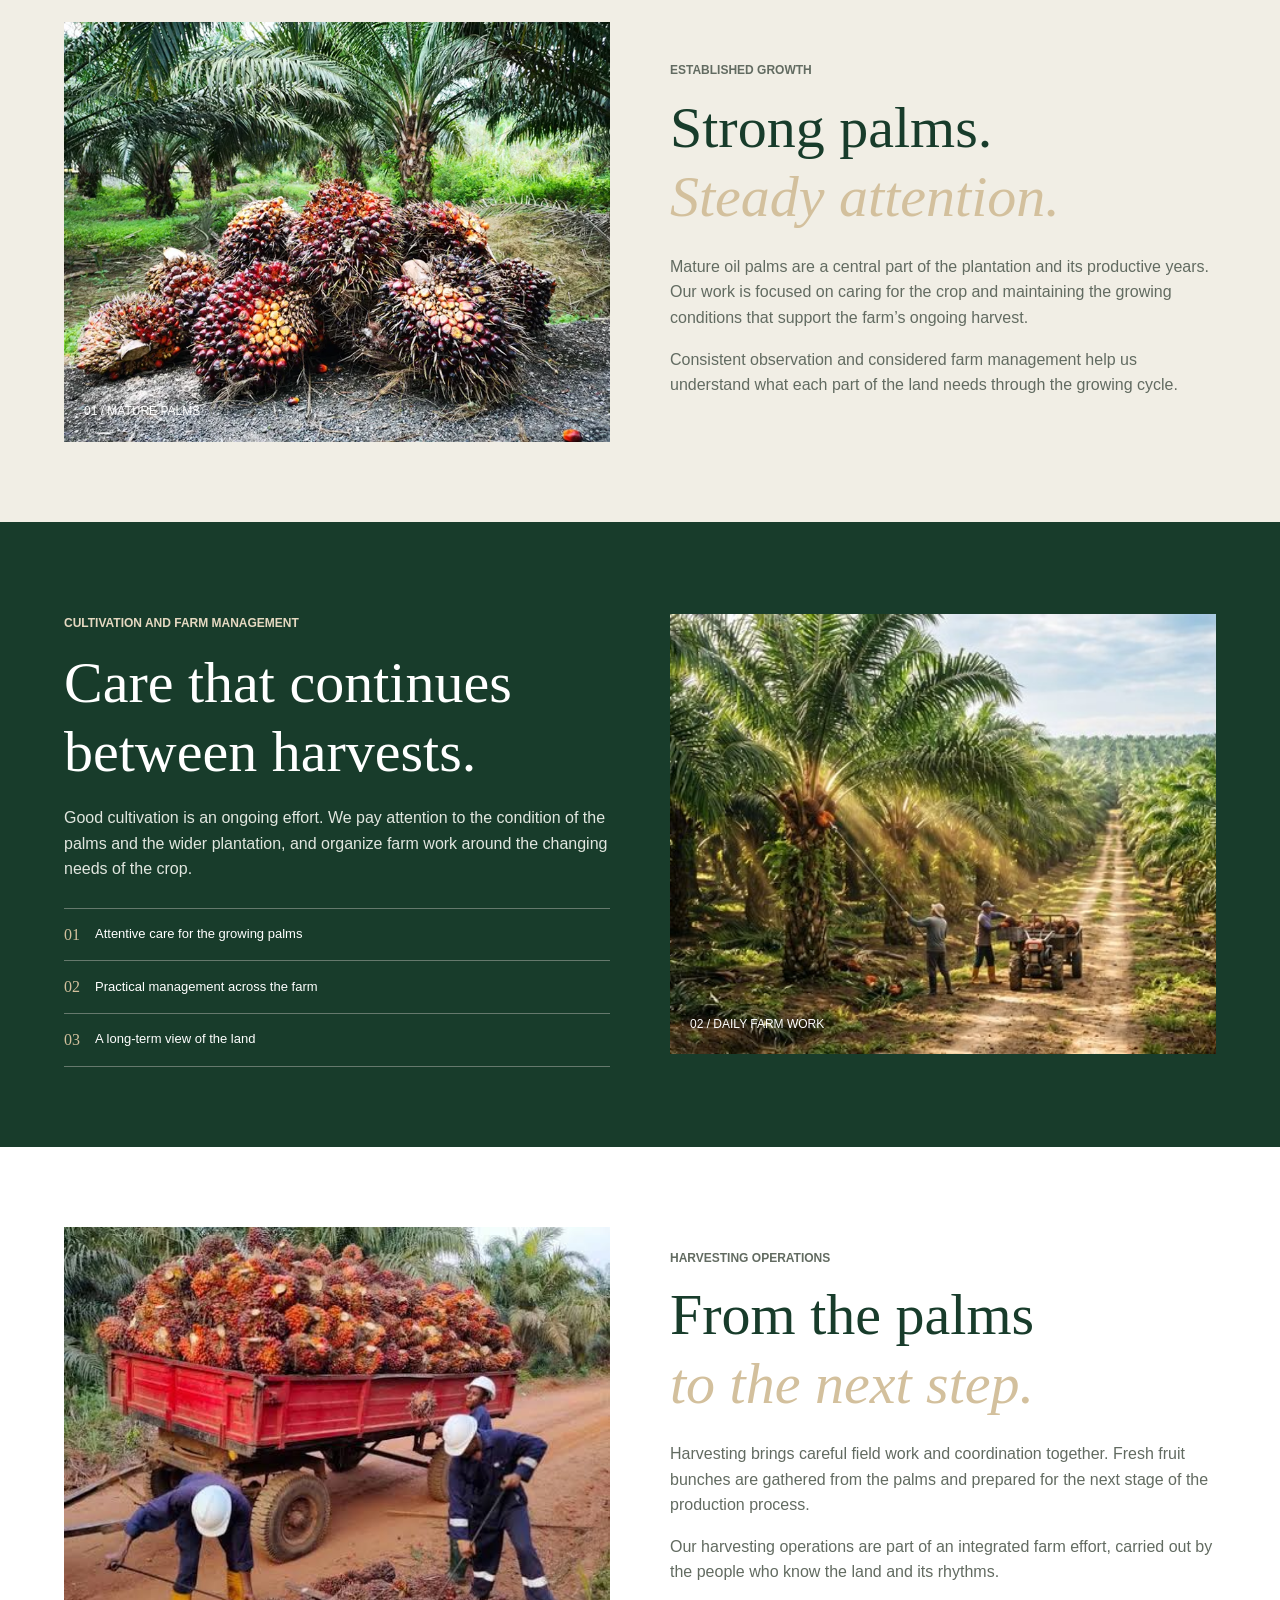
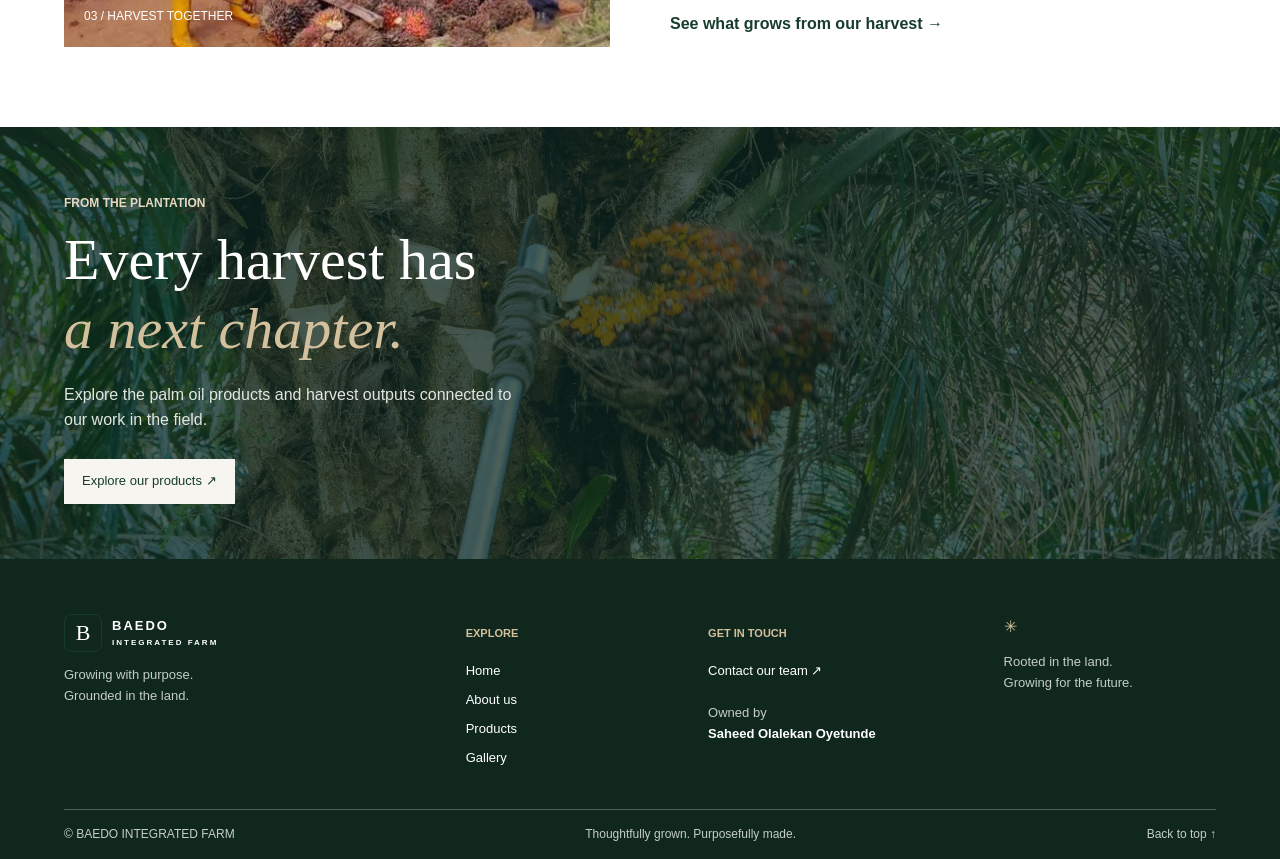
<file: plantation.html>
<!DOCTYPE html>
<html lang="en">
<head>
  <meta charset="UTF-8">
  <meta name="viewport" content="width=device-width, initial-scale=1.0">
  <meta name="description" content="Explore BAEDO INTEGRATED FARM's large-scale oil palm plantation, cultivation approach, and harvesting operations.">
  <meta name="theme-color" content="#183c2b">
  <title>Our Plantation | BAEDO INTEGRATED FARM</title>
  <link rel="stylesheet" href="css/style.css">
  <link rel="stylesheet" href="css/phone.css">
</head>
<body id="top">
  <!-- Plantation page navigation -->
  <header class="site-header">
    <div class="header-inner">
      <a class="brand" href="index.html">
        <span class="brand-mark">B</span>
        <span class="brand-name">BAEDO <span>INTEGRATED FARM</span></span>
      </a>
      <nav class="main-navigation">
        <a class="nav-link" href="index.html">Home</a>
        <a class="nav-link" href="about.html">About</a>
        <a class="nav-link nav-link-active" href="plantation.html">Plantation</a>
        <a class="nav-link" href="products.html">Products</a>
        <a class="nav-link" href="gallery.html">Gallery</a>
        <a class="nav-link" href="contact.html">Contact</a>
      </nav>
      <a class="header-cta" href="contact.html">Let’s talk <span>↗</span></a>
    </div>
  </header>

  <!-- Plantation page sections -->
  <main>
    <!-- Plantation introduction -->
    <section class="plantation-welcome">
      <img class="plantation-welcome-image" src="image/baedo-3.jpg" alt="Aerial view across rows of oil palms and a plantation road">
      <div class="plantation-welcome-shade"></div>
      <div class="page-width plantation-welcome-content">
        <p class="eyebrow plantation-welcome-label">A landscape shaped by care</p>
        <h1>Where the land<br><em>meets its potential.</em></h1>
        <p>Discover the oil palm plantation at the heart of BAEDO INTEGRATED FARM and the work that carries each crop from the field to harvest.</p>
      </div>
      <p class="plantation-photo-caption">BAEDO INTEGRATED FARM · OUR PLANTATION</p>
    </section>

    <!-- Farm scale and editable acreage -->
    <section class="plantation-introduction section-space">
      <div class="page-width plantation-introduction-layout">
        <div class="plantation-introduction-heading">
          <p class="eyebrow">A farm on an expansive scale</p>
          <h2>Extensive land.<br><em>Thoughtful cultivation.</em></h2>
        </div>
        <div class="plantation-introduction-copy">
          <p class="plantation-lead">Our plantation is dedicated to large-scale oil palm agriculture, with the land and its long-term care at the center of our work.</p>
          <p>Across extensive acres, we focus on the day-to-day practices that support healthy palms, a carefully managed growing environment, and a dependable harvest. We are building our operation with patience and attention to the details that matter in the field.</p>
          <div class="land-area-note">
            <span class="land-area-number">[Add confirmed acreage]</span>
            <span class="land-area-label">acres under cultivation</span>
          </div>
          <p class="edit-note">Replace the acreage placeholder when the confirmed figure is available.</p>
        </div>
      </div>
    </section>

    <!-- Aerial plantation overview -->
    <section class="plantation-overlook">
      <img src="image/baedo-2.jpg" alt="Oil palm plantation extending across the surrounding landscape" loading="lazy">
      <div class="plantation-overlook-shade"></div>
      <div class="page-width plantation-overlook-content">
        <p class="eyebrow eyebrow-light">The wider view</p>
        <h2>A plantation with room<br>to grow.</h2>
        <p>From above, every row is part of a larger landscape. Our focus is to manage this land carefully, with a clear view of the work happening across the farm.</p>
      </div>
      <span class="plantation-overlook-caption">LAND, ROW BY ROW</span>
    </section>

    <!-- Mature oil palms -->
    <section class="mature-palms section-space">
      <div class="page-width mature-palms-layout">
        <div class="mature-palms-photo">
          <img src="image/baedo-5.webp" alt="Mature oil palm trees growing along a farm track" loading="lazy">
          <span class="image-index">01 / MATURE PALMS</span>
        </div>
        <div class="mature-palms-copy">
          <p class="eyebrow">Established growth</p>
          <h2>Strong palms.<br><em>Steady attention.</em></h2>
          <p>Mature oil palms are a central part of the plantation and its productive years. Our work is focused on caring for the crop and maintaining the growing conditions that support the farm’s ongoing harvest.</p>
          <p>Consistent observation and considered farm management help us understand what each part of the land needs through the growing cycle.</p>
        </div>
      </div>
    </section>

    <!-- Cultivation and farm management -->
    <section class="cultivation-section">
      <div class="page-width cultivation-layout">
        <div class="cultivation-copy">
          <p class="eyebrow eyebrow-light">Cultivation and farm management</p>
          <h2>Care that continues<br>between harvests.</h2>
          <p>Good cultivation is an ongoing effort. We pay attention to the condition of the palms and the wider plantation, and organize farm work around the changing needs of the crop.</p>
          <div class="cultivation-points">
            <div class="cultivation-point">
              <span class="cultivation-number">01</span>
              <p>Attentive care for the growing palms</p>
            </div>
            <div class="cultivation-point">
              <span class="cultivation-number">02</span>
              <p>Practical management across the farm</p>
            </div>
            <div class="cultivation-point">
              <span class="cultivation-number">03</span>
              <p>A long-term view of the land</p>
            </div>
          </div>
        </div>
        <div class="cultivation-photo">
          <img src="image/baedo-6.jpg" alt="Farm workers tending oil palms along a plantation road" loading="lazy">
          <span class="image-index">02 / DAILY FARM WORK</span>
        </div>
      </div>
    </section>

    <!-- Harvesting operations -->
    <section class="harvest-section section-space">
      <div class="page-width harvest-layout">
        <div class="harvest-photo">
          <img src="image/baedo1.jpg" alt="Farm workers collecting freshly harvested oil palm fruit" loading="lazy">
          <span class="image-index">03 / HARVEST TOGETHER</span>
        </div>
        <div class="harvest-copy">
          <p class="eyebrow">Harvesting operations</p>
          <h2>From the palms<br><em>to the next step.</em></h2>
          <p>Harvesting brings careful field work and coordination together. Fresh fruit bunches are gathered from the palms and prepared for the next stage of the production process.</p>
          <p>Our harvesting operations are part of an integrated farm effort, carried out by the people who know the land and its rhythms.</p>
          <a class="text-link plantation-products-link" href="products.html">See what grows from our harvest <span>→</span></a>
        </div>
      </div>
    </section>

    <!-- Products call to action -->
    <section class="plantation-products-invitation">
      <img class="plantation-products-image" src="image/baedo-4.webp" alt="Freshly harvested oil palm fruit bunches at the plantation" loading="lazy">
      <div class="plantation-products-shade"></div>
      <div class="page-width plantation-products-content">
        <p class="eyebrow eyebrow-light">From the plantation</p>
        <h2>Every harvest has<br><em>a next chapter.</em></h2>
        <p>Explore the palm oil products and harvest outputs connected to our work in the field.</p>
        <a class="button button-light" href="products.html">Explore our products <span>↗</span></a>
      </div>
    </section>
  </main>

  <!-- Plantation page footer -->
  <footer class="site-footer">
    <div class="page-width footer-main">
      <div class="footer-brand-block">
        <a class="brand footer-brand" href="index.html">
          <span class="brand-mark">B</span>
          <span class="brand-name">BAEDO <span>INTEGRATED FARM</span></span>
        </a>
        <p>Growing with purpose.<br>Grounded in the land.</p>
      </div>
      <div class="footer-nav-block">
        <p class="footer-label">EXPLORE</p>
        <a href="index.html">Home</a>
        <a href="about.html">About us</a>
        <a href="products.html">Products</a>
        <a href="gallery.html">Gallery</a>
      </div>
      <div class="footer-contact-block">
        <p class="footer-label">GET IN TOUCH</p>
        <a href="contact.html">Contact our team <span>↗</span></a>
        <p class="footer-owner">Owned by<br><strong>Saheed Olalekan Oyetunde</strong></p>
      </div>
      <div class="footer-note">
        <span class="footer-note-mark">✳</span>
        <p>Rooted in the land.<br>Growing for the future.</p>
      </div>
    </div>
    <div class="page-width footer-bottom">
      <span>© <span>BAEDO INTEGRATED FARM</span></span>
      <span>Thoughtfully grown. Purposefully made.</span>
      <a href="#top" class="back-to-top">Back to top ↑</a>
    </div>
  </footer>
</body>
</html>
</file>
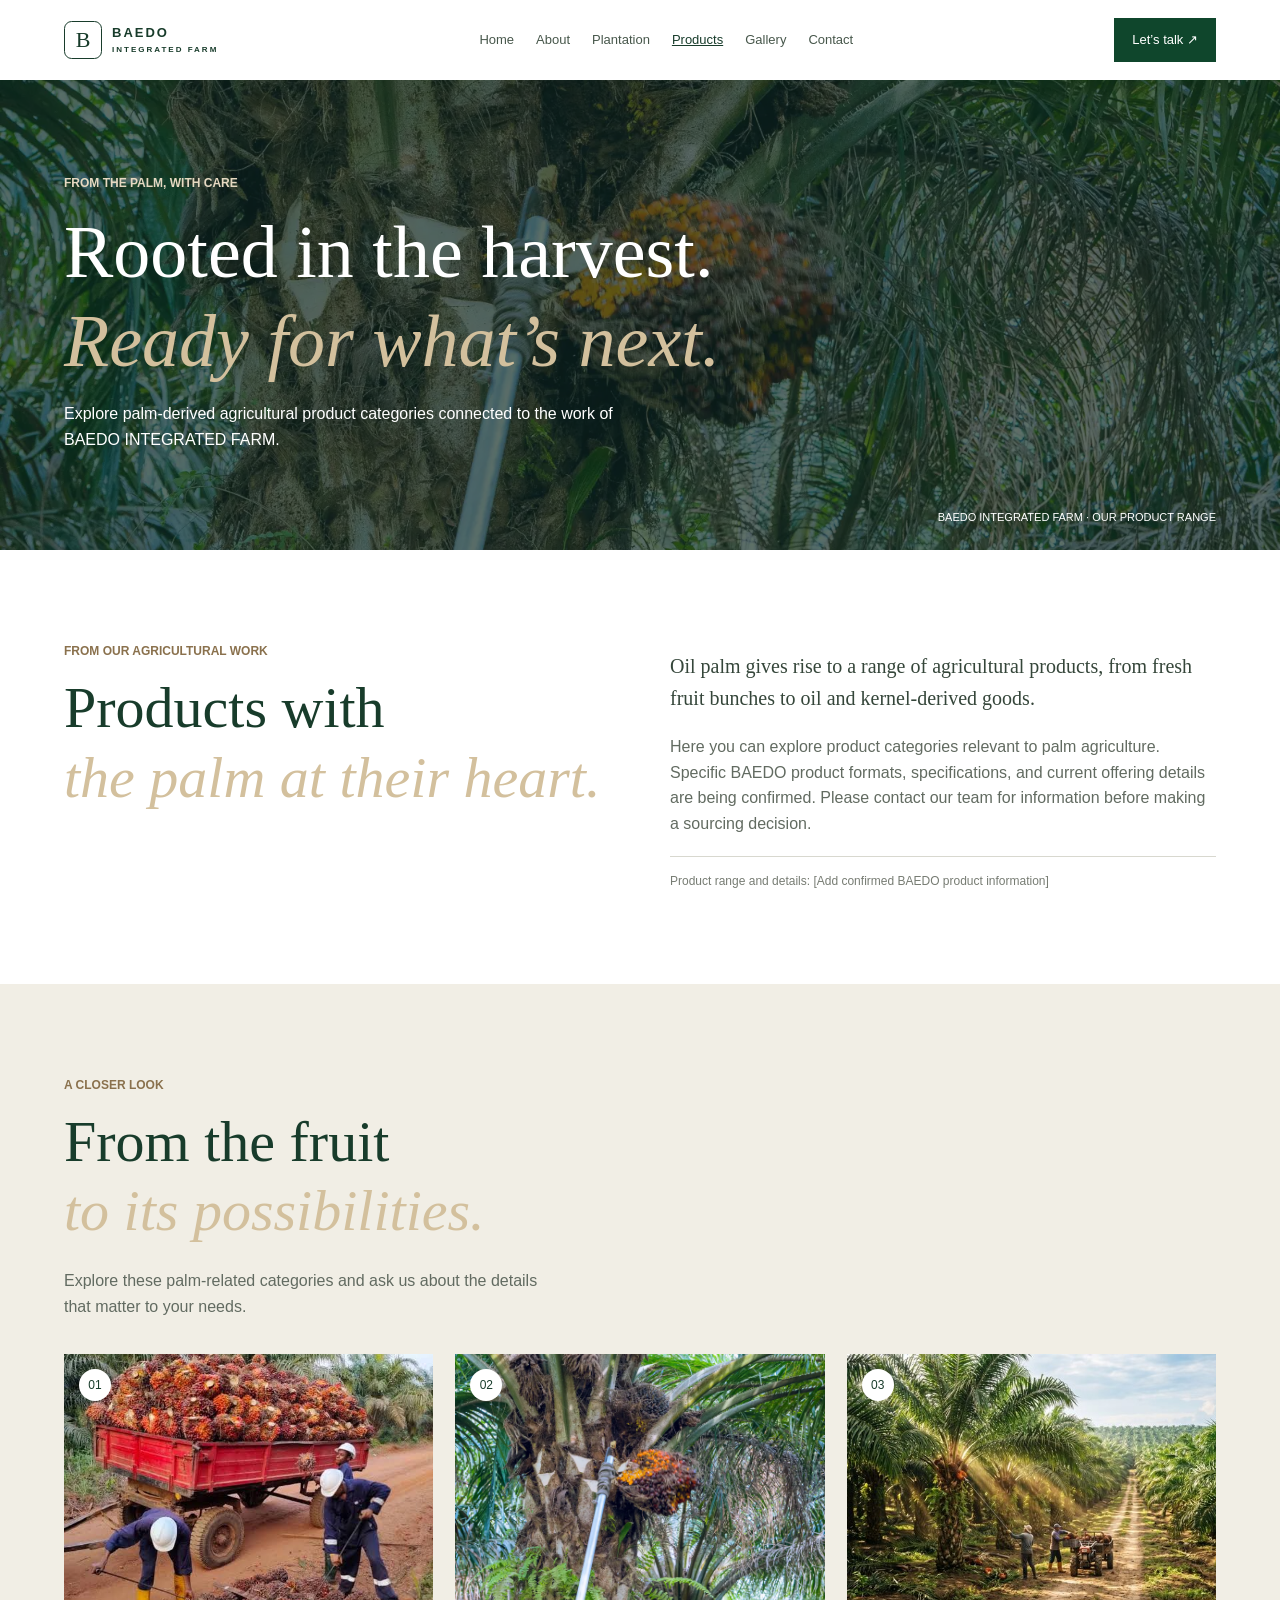
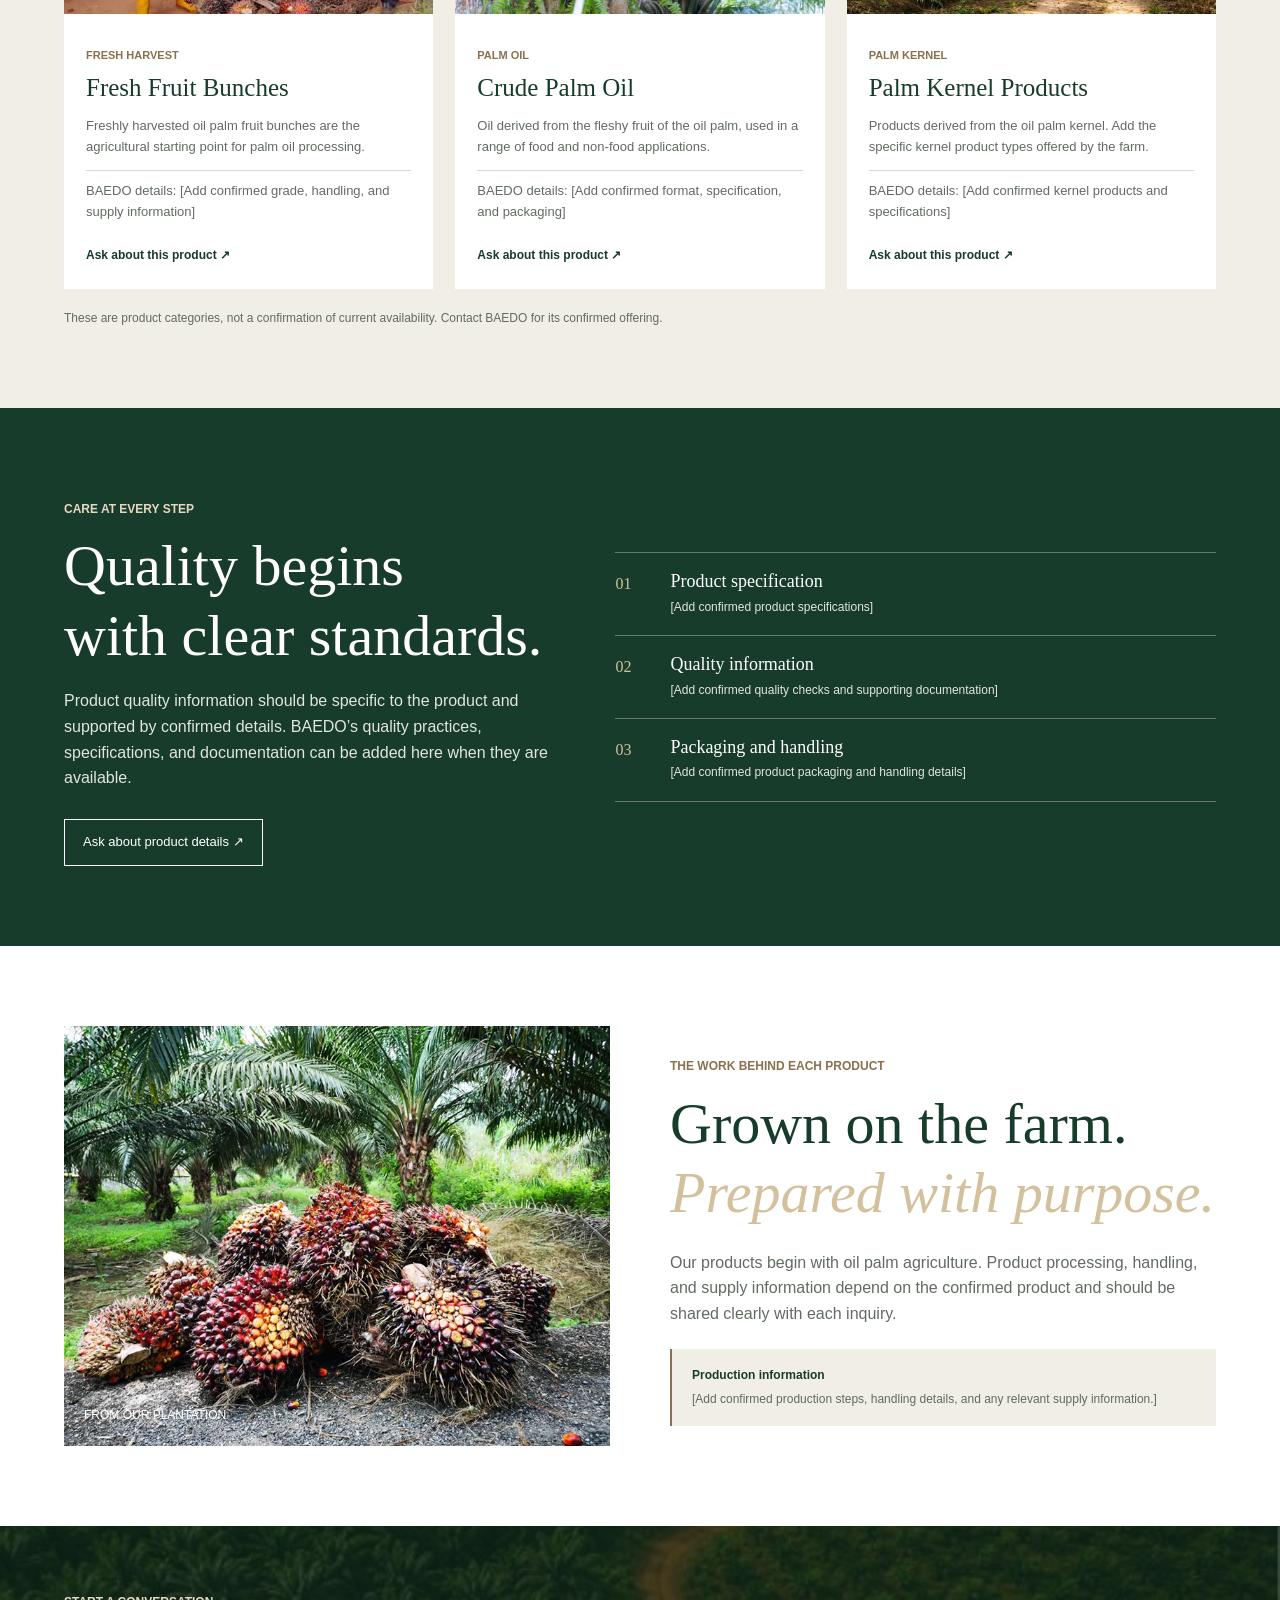
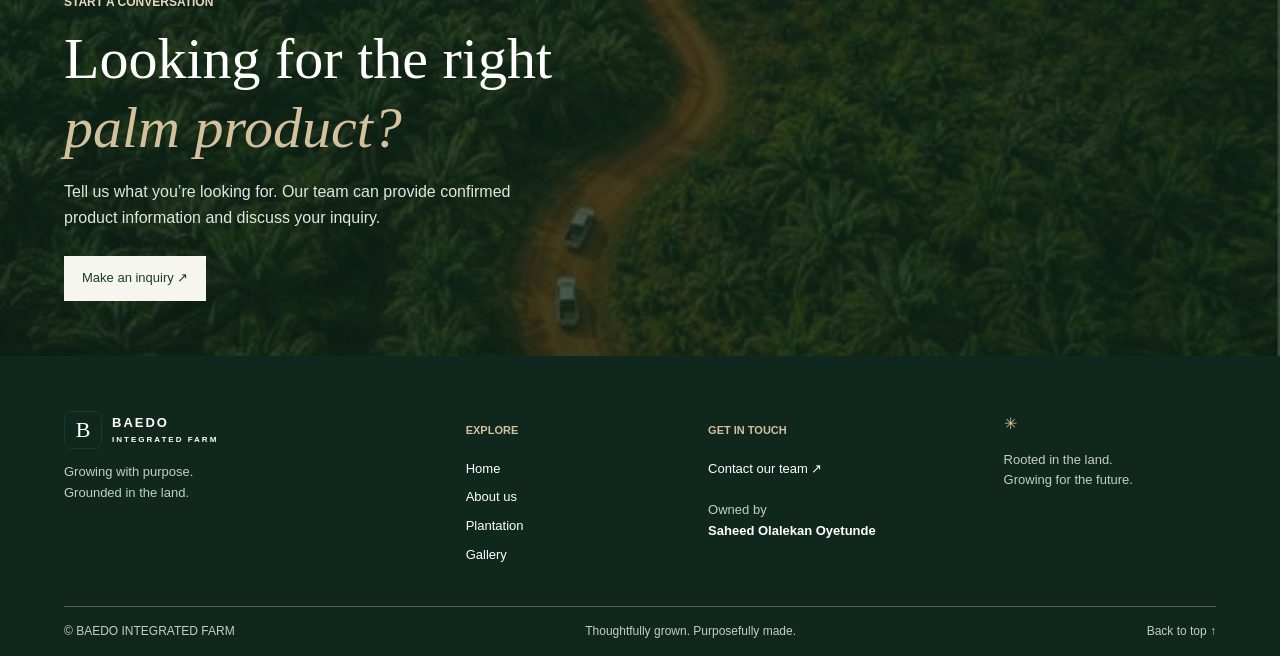
<file: products.html>
<!DOCTYPE html>
<html lang="en">
<head>
  <meta charset="UTF-8">
  <meta name="viewport" content="width=device-width, initial-scale=1.0">
  <meta name="description" content="Explore palm-derived agricultural products from BAEDO INTEGRATED FARM and contact the team to ask about specifications.">
  <meta name="theme-color" content="#183c2b">
  <title>Our Products | BAEDO INTEGRATED FARM</title>
  <link rel="stylesheet" href="css/style.css">
  <link rel="stylesheet" href="css/phone.css">
</head>
<body id="top">
  <!-- Products page navigation -->
  <header class="site-header">
    <div class="header-inner">
      <a class="brand" href="index.html">
        <span class="brand-mark">B</span>
        <span class="brand-name">BAEDO <span>INTEGRATED FARM</span></span>
      </a>
      <nav class="main-navigation">
        <a class="nav-link" href="index.html">Home</a>
        <a class="nav-link" href="about.html">About</a>
        <a class="nav-link" href="plantation.html">Plantation</a>
        <a class="nav-link nav-link-active" href="products.html">Products</a>
        <a class="nav-link" href="gallery.html">Gallery</a>
        <a class="nav-link" href="contact.html">Contact</a>
      </nav>
      <a class="header-cta" href="contact.html">Let’s talk <span>↗</span></a>
    </div>
  </header>

  <!-- Products page sections -->
  <main>
    <!-- Product page introduction -->
    <section class="products-welcome">
      <img class="products-welcome-image" src="image/baedo-4.webp" alt="Freshly harvested oil palm fruit bunches beneath the palms">
      <div class="products-welcome-shade"></div>
      <div class="page-width products-welcome-content">
        <p class="eyebrow products-welcome-label">From the palm, with care</p>
        <h1>Rooted in the harvest.<br><em>Ready for what’s next.</em></h1>
        <p>Explore palm-derived agricultural product categories connected to the work of BAEDO INTEGRATED FARM.</p>
      </div>
      <p class="products-photo-caption">BAEDO INTEGRATED FARM · OUR PRODUCT RANGE</p>
    </section>

    <!-- Overview of palm-derived products -->
    <section class="products-introduction section-space">
      <div class="page-width products-introduction-layout">
        <div>
          <p class="eyebrow">From our agricultural work</p>
          <h2>Products with<br><em>the palm at their heart.</em></h2>
        </div>
        <div class="products-introduction-copy">
          <p class="products-lead">Oil palm gives rise to a range of agricultural products, from fresh fruit bunches to oil and kernel-derived goods.</p>
          <p>Here you can explore product categories relevant to palm agriculture. Specific BAEDO product formats, specifications, and current offering details are being confirmed. Please contact our team for information before making a sourcing decision.</p>
          <p class="products-edit-note">Product range and details: [Add confirmed BAEDO product information]</p>
        </div>
      </div>
    </section>

    <!-- Product cards and editable product details -->
    <section class="product-range section-space">
      <div class="page-width">
        <div class="product-range-heading">
          <p class="eyebrow">A closer look</p>
          <h2>From the fruit<br><em>to its possibilities.</em></h2>
          <p>Explore these palm-related categories and ask us about the details that matter to your needs.</p>
        </div>
        <div class="farm-product-grid">
          <article class="farm-product-card">
            <div class="farm-product-photo">
              <img src="image/baedo1.jpg" alt="Farm workers gathering harvested oil palm fruit" loading="lazy">
              <span class="farm-product-number">01</span>
            </div>
            <div class="farm-product-copy">
              <p class="farm-product-type">FRESH HARVEST</p>
              <h3>Fresh Fruit Bunches</h3>
              <p>Freshly harvested oil palm fruit bunches are the agricultural starting point for palm oil processing.</p>
              <p class="farm-product-detail">BAEDO details: [Add confirmed grade, handling, and supply information]</p>
              <a class="farm-product-link" href="contact.html">Ask about this product <span>↗</span></a>
            </div>
          </article>

          <article class="farm-product-card">
            <div class="farm-product-photo">
              <img src="image/baedo-4.webp" alt="Harvested palm fruit bunches collected at the farm" loading="lazy">
              <span class="farm-product-number">02</span>
            </div>
            <div class="farm-product-copy">
              <p class="farm-product-type">PALM OIL</p>
              <h3>Crude Palm Oil</h3>
              <p>Oil derived from the fleshy fruit of the oil palm, used in a range of food and non-food applications.</p>
              <p class="farm-product-detail">BAEDO details: [Add confirmed format, specification, and packaging]</p>
              <a class="farm-product-link" href="contact.html">Ask about this product <span>↗</span></a>
            </div>
          </article>

          <article class="farm-product-card">
            <div class="farm-product-photo">
              <img src="image/baedo-6.jpg" alt="Oil palm trees and farm workers along a plantation track" loading="lazy">
              <span class="farm-product-number">03</span>
            </div>
            <div class="farm-product-copy">
              <p class="farm-product-type">PALM KERNEL</p>
              <h3>Palm Kernel Products</h3>
              <p>Products derived from the oil palm kernel. Add the specific kernel product types offered by the farm.</p>
              <p class="farm-product-detail">BAEDO details: [Add confirmed kernel products and specifications]</p>
              <a class="farm-product-link" href="contact.html">Ask about this product <span>↗</span></a>
            </div>
          </article>
        </div>
        <p class="product-range-note">These are product categories, not a confirmation of current availability. Contact BAEDO for its confirmed offering.</p>
      </div>
    </section>

    <!-- Quality information placeholders -->
    <section class="product-quality">
      <div class="page-width product-quality-layout">
        <div class="product-quality-copy">
          <p class="eyebrow eyebrow-light">Care at every step</p>
          <h2>Quality begins<br>with clear standards.</h2>
          <p>Product quality information should be specific to the product and supported by confirmed details. BAEDO’s quality practices, specifications, and documentation can be added here when they are available.</p>
          <a class="button button-outline-light" href="contact.html">Ask about product details <span>↗</span></a>
        </div>
        <div class="quality-details">
          <div class="quality-detail">
            <span class="quality-number">01</span>
            <div><h3>Product specification</h3><p>[Add confirmed product specifications]</p></div>
          </div>
          <div class="quality-detail">
            <span class="quality-number">02</span>
            <div><h3>Quality information</h3><p>[Add confirmed quality checks and supporting documentation]</p></div>
          </div>
          <div class="quality-detail">
            <span class="quality-number">03</span>
            <div><h3>Packaging and handling</h3><p>[Add confirmed product packaging and handling details]</p></div>
          </div>
        </div>
      </div>
    </section>

    <!-- Production information placeholder -->
    <section class="product-journey section-space">
      <div class="page-width product-journey-layout">
        <div class="product-journey-photo">
          <img src="image/baedo-5.webp" alt="Oil palms growing along a track through the plantation" loading="lazy">
          <span class="image-index">FROM OUR PLANTATION</span>
        </div>
        <div class="product-journey-copy">
          <p class="eyebrow">The work behind each product</p>
          <h2>Grown on the farm.<br><em>Prepared with purpose.</em></h2>
          <p>Our products begin with oil palm agriculture. Product processing, handling, and supply information depend on the confirmed product and should be shared clearly with each inquiry.</p>
          <div class="production-placeholder">
            <p>Production information</p>
            <p>[Add confirmed production steps, handling details, and any relevant supply information.]</p>
          </div>
        </div>
      </div>
    </section>

    <!-- Product inquiry call to action -->
    <section class="product-inquiry">
      <img class="product-inquiry-image" src="image/baedo-3.jpg" alt="Aerial view of an expansive oil palm plantation" loading="lazy">
      <div class="product-inquiry-shade"></div>
      <div class="page-width product-inquiry-content">
        <p class="eyebrow eyebrow-light">Start a conversation</p>
        <h2>Looking for the right<br><em>palm product?</em></h2>
        <p>Tell us what you’re looking for. Our team can provide confirmed product information and discuss your inquiry.</p>
        <a class="button button-light" href="contact.html">Make an inquiry <span>↗</span></a>
      </div>
    </section>
  </main>

  <!-- Products page footer -->
  <footer class="site-footer">
    <div class="page-width footer-main">
      <div class="footer-brand-block">
        <a class="brand footer-brand" href="index.html">
          <span class="brand-mark">B</span>
          <span class="brand-name">BAEDO <span>INTEGRATED FARM</span></span>
        </a>
        <p>Growing with purpose.<br>Grounded in the land.</p>
      </div>
      <div class="footer-nav-block">
        <p class="footer-label">EXPLORE</p>
        <a href="index.html">Home</a>
        <a href="about.html">About us</a>
        <a href="plantation.html">Plantation</a>
        <a href="gallery.html">Gallery</a>
      </div>
      <div class="footer-contact-block">
        <p class="footer-label">GET IN TOUCH</p>
        <a href="contact.html">Contact our team <span>↗</span></a>
        <p class="footer-owner">Owned by<br><strong>Saheed Olalekan Oyetunde</strong></p>
      </div>
      <div class="footer-note">
        <span class="footer-note-mark">✳</span>
        <p>Rooted in the land.<br>Growing for the future.</p>
      </div>
    </div>
    <div class="page-width footer-bottom">
      <span>© <span>BAEDO INTEGRATED FARM</span></span>
      <span>Thoughtfully grown. Purposefully made.</span>
      <a href="#top" class="back-to-top">Back to top ↑</a>
    </div>
  </footer>
</body>
</html>
</file>
<file: css/style.css>
body {
  margin: 0;
  background-color: #f7f5ef;
  color: #26352c;
  font-family: Arial, Helvetica, sans-serif;
  line-height: 1.6;
}

* {
  box-sizing: border-box;
}

img {
  display: block;
  max-width: 100%;
}

a {
  color: inherit;
  text-decoration: none;
}

.page-width,
.header-inner {
  width: 90%;
  max-width: 1200px;
  margin: 0 auto;
}

.section-space {
  padding: 80px 0;
}

.site-header {
  background-color: #fff;
}

.header-inner {
  min-height: 80px;
  display: flex;
  align-items: center;
  justify-content: space-between;
  gap: 20px;
}

.brand {
  display: flex;
  align-items: center;
  gap: 10px;
  color: #183c2b;
}

.brand-mark {
  width: 38px;
  height: 38px;
  display: grid;
  place-items: center;
  border: 1px solid #183c2b;
  border-radius: 20%;
  font-family: Georgia, serif;
  font-size: 22px;
}

.brand-name {
  font-size: 13px;
  font-weight: bold;
  letter-spacing: 2px;
}

.brand-name span {
  display: block;
  font-size: 8px;
}

.main-navigation {
  display: flex;
  gap: 22px;
}

.nav-link {
  color: #47574b;
  font-size: 13px;
  transition: color 0.2s ease;
}

.nav-link:hover,
.nav-link-active {
  color: #183c2b;
  text-decoration: underline;
}

.header-cta,
.button {
  padding: 12px 18px;
  display: inline-block;
  background-color: #0f462c;
  color: #fff;
  font-size: 13px;
  transition: background-color 0.2s ease, color 0.2s ease;
}

.header-cta:hover,
.button:hover {
  background-color: #315640;
}

.welcome-section {
  min-height: 600px;
  position: relative;
  display: flex;
  align-items: center;
  overflow: hidden;
  background-color: #0e3121;
  color: #fff;
}

.welcome-image,
.welcome-shade {
  position: absolute;
  inset: 0;
  width: 100%;
  height: 100%;
}

.welcome-image {
  object-fit: cover;
}

.welcome-shade {
  background-color: rgba(15, 36, 24, 0.65);
}

.welcome-content {
  position: relative;
  padding-top: 80px;
  padding-bottom: 80px;
}

.eyebrow {
  color: #8a714d;
  font-size: 12px;
  font-weight: bold;
  text-transform: uppercase;
}

.welcome-eyebrow,
.eyebrow-light {
  color: #e6d9c2;
}

.eyebrow-rule,
.caption-line {
  display: inline-block;
  width: 24px;
  height: 1px;
  margin-right: 8px;
  vertical-align: middle;
  background-color: currentColor;
}

h1,
h2,
h3 {
  font-family: Georgia, "Times New Roman", serif;
  font-weight: normal;
  line-height: 1.2;
}

.welcome-section h1 {
  max-width: 700px;
  margin: 15px 0;
  font-size: clamp(48px, 8vw, 88px);
}

.welcome-section h1 em,
h2 em {
  color: #d3c09d;
}

.welcome-description {
  max-width: 500px;
  margin-bottom: 25px;
}

.welcome-actions {
  display: flex;
  align-items: center;
  gap: 20px;
}

.button-light {
  background-color: #f7f5ef;
  color: #183c2b;
}

.button-light:hover {
  background-color: #e6d9c2;
}

.welcome-text-link {
  color: #fff;
}

.welcome-caption {
  position: absolute;
  right: 5%;
  bottom: 25px;
  color: #fff;
  font-size: 12px;
}

.scroll-cue {
  display: none;
}

.intro-section {
  background-color: #fff;
}

.intro-layout,
.why-layout {
  display: grid;
  grid-template-columns: 1fr 1fr;
  gap: 60px;
}

h2 {
  margin: 0 0 20px;
  color: #183c2b;
  font-size: clamp(36px, 5vw, 58px);
}

.intro-copy,
.section-heading-aside,
.why-intro > p:not(.eyebrow) {
  color: #626b61;
}

.intro-lead {
  color: #35463a;
  font-family: Georgia, "Times New Roman", serif;
  font-size: 20px;
}

.text-link {
  display: inline-block;
  margin-top: 10px;
  color: #f7f5ef;
  font-weight: bold;
}

.text-link:hover {
  text-decoration: underline;
}

.dark-link {
  color: #183c2b;
}

.light-link {
  color: #fff;
}

.intro-stats {
  margin-top: 50px;
  padding-top: 20px;
  display: grid;
  grid-template-columns: repeat(4, 1fr);
  gap: 15px;
  border-top: 1px solid #d8d8cf;
}

.stat-item {
  display: flex;
  flex-direction: column;
}

.stat-number,
.value-number {
  color: #8a714d;
}

.stat-label,
.stat-note {
  font-size: 13px;
}

.about-preview {
  display: grid;
  grid-template-columns: 1fr 1fr;
  background-color: #183c2b;
  color: #fff;
}

.about-image-wrap {
  min-height: 450px;
  position: relative;
}

.about-image-wrap img,
.plantation-image img,
.product-image img {
  width: 100%;
  height: 100%;
  object-fit: cover;
}

.image-index {
  position: absolute;
  left: 20px;
  bottom: 20px;
  color: #fff;
  font-size: 12px;
}

.about-panel {
  position: relative;
  display: flex;
  align-items: center;
}

.about-panel-inner {
  padding: 50px;
}

.about-panel h2,
.products-section h2,
.cta-section h2 {
  color: #fff;
}

.about-panel-inner > p:not(.eyebrow) {
  color: #e1e6df;
}

.button-outline-light {
  border: 1px solid #fff;
  background-color: transparent;
  color: #fff;
}

.button-outline-light:hover {
  background-color: #315640;
}

.panel-decoration {
  display: none;
}

.plantation-section {
  background-color: #f1eee5;
}

.section-heading {
  margin-bottom: 35px;
  display: flex;
  align-items: end;
  justify-content: space-between;
  gap: 35px;
}

.section-heading-aside {
  max-width: 380px;
}

.plantation-feature {
  display: grid;
  grid-template-columns: 1.3fr 0.7fr;
}

.plantation-image {
  min-height: 380px;
  position: relative;
}

.plantation-card {
  padding: 40px;
  background-color: #e4dfd1;
}

.card-kicker,
.product-category {
  color: #8a714d;
  font-size: 11px;
  font-weight: bold;
}

.plantation-card h3 {
  color: #183c2b;
  font-size: 32px;
}

.plantation-card p {
  color: #626b61;
}

.round-link,
.product-arrow {
  width: 40px;
  height: 40px;
  display: grid;
  place-items: center;
  border: 1px solid #183c2b;
  border-radius: 50%;
  color: #183c2b;
}

.round-link:hover,
.product-arrow:hover {
  background-color: #183c2b;
  color: #fff;
}

.plantation-values {
  display: grid;
  grid-template-columns: repeat(3, 1fr);
}

.value-item {
  padding: 20px 10px;
  border-bottom: 1px solid #d8d8cf;
  font-size: 13px;
}

.value-number {
  margin-right: 10px;
}

.products-section {
  background-color: #102b20;
  color: #fff;
}

.products-section h2 em {
  color: #d3c09d;
}

.products-heading .section-heading-aside {
  color: #e1e6df;
}

.product-grid {
  display: grid;
  grid-template-columns: repeat(3, 1fr);
  gap: 22px;
}

.product-image {
  height: 280px;
  position: relative;
  overflow: hidden;
}

.product-number {
  position: absolute;
  top: 15px;
  left: 15px;
  color: #fff;
}

.product-info {
  padding: 15px 0;
  display: flex;
  align-items: center;
  justify-content: space-between;
  border-bottom: 1px solid #718075;
}

.product-info h3 {
  margin: 0;
  color: #fff;
  font-size: 21px;
}

.product-arrow {
  border-color: #fff;
  color: #fff;
}

.product-arrow:hover {
  background-color: #fff;
  color: #183c2b;
}

.product-note {
  margin-top: 15px;
  color: #c4cec5;
  font-size: 12px;
  text-align: right;
}

.why-section {
  background-color: #fff;
}

.why-list {
  border-top: 1px solid #d8d8cf;
}

.why-item {
  padding: 18px 0;
  display: grid;
  grid-template-columns: 45px 1fr 20px;
  gap: 15px;
  align-items: start;
  border-bottom: 1px solid #d8d8cf;
}

.why-icon {
  color: #8a714d;
}

.why-item h3 {
  margin: 0;
  color: #183c2b;
  font-size: 20px;
}

.why-item p {
  margin: 5px 0 0;
  color: #626b61;
  font-size: 13px;
}

.why-arrow {
  color: #8a714d;
}

.cta-section {
  min-height: 400px;
  position: relative;
  display: flex;
  align-items: center;
  overflow: hidden;
  background-color: #183c2b;
  color: #fff;
}

.cta-background {
  position: absolute;
  inset: 0;
  background: linear-gradient(rgba(15, 40, 26, 0.8), rgba(15, 40, 26, 0.8)), url("../image/baedo-3.jpg") center / cover no-repeat;
}

.cta-content {
  position: relative;
  padding-top: 70px;
  padding-bottom: 70px;
}

.cta-content > p:not(.eyebrow) {
  max-width: 450px;
}

.cta-mark {
  display: none;
}

.site-footer {
  background-color: #10271d;
  color: #fff;
}

.footer-main {
  padding-top: 55px;
  padding-bottom: 40px;
  display: grid;
  grid-template-columns: 1.4fr 0.8fr 1fr 0.8fr;
  gap: 30px;
}

.footer-brand .brand-mark,
.footer-brand .brand-name {
  color: #fff;
}

.footer-brand-block > p,
.footer-owner,
.footer-note p {
  color: #c4cec5;
  font-size: 13px;
}

.footer-nav-block,
.footer-contact-block {
  display: flex;
  flex-direction: column;
  align-items: flex-start;
  gap: 8px;
  font-size: 13px;
}

.footer-label {
  color: #d3c09d;
  font-size: 11px;
  font-weight: bold;
}

.footer-nav-block a:hover,
.footer-contact-block a:hover,
.back-to-top:hover {
  text-decoration: underline;
}

.footer-owner strong {
  color: #fff;
}

.footer-note-mark {
  color: #d3c09d;
}

.footer-bottom {
  padding: 15px 0;
  display: flex;
  justify-content: space-between;
  gap: 15px;
  border-top: 1px solid #536459;
  color: #c4cec5;
  font-size: 12px;
}

/* About page */
.about-welcome {
  min-height: 430px;
  position: relative;
  display: flex;
  align-items: center;
  overflow: hidden;
  background-color: #183c2b;
  color: #fff;
}

.about-welcome-image,
.about-welcome-shade,
.plantation-invitation-image {
  position: absolute;
  inset: 0;
  width: 100%;
  height: 100%;
}

.plantation-invitation-shade {
  position: absolute;
  inset: 0;
  width: 100%;
  height: 100%;
}

.about-welcome-image,
.plantation-invitation-image {
  object-fit: cover;
}

.about-welcome-shade {
  background-color: rgba(15, 40, 26, 0.62);
}

.about-welcome-content {
  position: relative;
  padding-top: 70px;
  padding-bottom: 70px;
}

.about-welcome-label {
  color: #e6d9c2;
}

.about-welcome h1 {
  margin: 15px 0;
  font-size: clamp(42px, 7vw, 72px);
}

.about-welcome h1 em,
.purpose-heading h2 em,
.values-introduction h2 em {
  color: #d3c09d;
}

.farm-commitment-copy h2 em,
.plantation-invitation h2 em {
  color: #d3c09d;
}

.about-welcome-content > p:last-child {
  max-width: 550px;
}

.about-photo-caption {
  position: absolute;
  right: 5%;
  bottom: 12px;
  color: #fff;
  font-size: 11px;
}

.company-story {
  background-color: #fff;
}

.company-story-layout,
.farm-commitment-layout {
  display: grid;
  grid-template-columns: 1fr 1fr;
  gap: 60px;
  align-items: center;
}

.company-story-photo,
.farm-commitment-photo,
.owner-photo {
  min-height: 400px;
  position: relative;
}

.company-story-photo img,
.farm-commitment-photo img,
.owner-photo img {
  width: 100%;
  height: 100%;
  position: absolute;
  inset: 0;
  object-fit: cover;
}

.company-story-copy h2,
.farm-commitment-copy h2,
.purpose-heading h2 {
  margin-bottom: 22px;
}

.values-introduction h2 {
  margin-bottom: 22px;
}

.company-story-copy p,
.farm-commitment-copy p,
.values-introduction > p:last-child {
  color: #626b61;
}

.company-story-copy .company-story-lead {
  color: #35463a;
  font-family: Georgia, "Times New Roman", serif;
  font-size: 19px;
}

.owner-story {
  display: grid;
  grid-template-columns: 1fr 1fr;
  background-color: #183c2b;
}

.owner-photo {
  min-height: 430px;
}

.owner-message {
  display: flex;
  align-items: center;
  color: #fff;
}

.owner-message-content {
  max-width: 600px;
  padding: 50px;
}

.owner-message h2 {
  margin-bottom: 12px;
  color: #fff;
}

.owner-name {
  margin: 0;
  color: #e6d9c2;
  font-family: Georgia, "Times New Roman", serif;
  font-size: 22px;
}

.owner-role {
  color: #c4cec5;
  font-size: 13px;
}

.owner-placeholder {
  max-width: 440px;
  margin-top: 28px;
  padding: 18px 20px;
  border-left: 2px solid #d3c09d;
  background-color: rgba(255, 255, 255, 0.08);
}

.owner-placeholder p {
  margin: 0;
  color: #e1e6df;
  font-size: 13px;
}

.owner-placeholder p:first-child {
  margin-bottom: 6px;
  color: #d3c09d;
  font-weight: bold;
}

.purpose-section {
  background-color: #f1eee5;
}

.purpose-heading {
  margin-bottom: 35px;
}

.purpose-cards {
  display: grid;
  grid-template-columns: 1fr 1fr;
  gap: 22px;
}

.purpose-card {
  min-height: 270px;
  padding: 32px;
  position: relative;
  background-color: #fff;
}

.purpose-card-dark {
  background-color: #183c2b;
  color: #fff;
}

.purpose-number {
  position: absolute;
  top: 24px;
  right: 25px;
  color: #8a714d;
  font-family: Georgia, "Times New Roman", serif;
  font-size: 22px;
}

.purpose-card-dark .purpose-number {
  color: #d3c09d;
}

.purpose-card .card-kicker {
  margin: 0 0 25px;
}

.purpose-card h3 {
  margin: 0 0 10px;
  color: #183c2b;
  font-size: 30px;
}

.purpose-card-dark h3 {
  color: #fff;
}

.purpose-card > p:last-child {
  max-width: 460px;
  margin-bottom: 0;
  color: #626b61;
  font-size: 14px;
}

.purpose-card-dark > p:last-child {
  color: #e1e6df;
}

.values-section {
  padding: 80px 0;
  background-color: #fff;
}

.values-layout {
  display: grid;
  grid-template-columns: 0.8fr 1.2fr;
  gap: 60px;
}

.values-introduction > p:last-child {
  max-width: 370px;
}

.values-list {
  border-top: 1px solid #d8d8cf;
}

.value-row {
  padding: 20px 0;
  display: grid;
  grid-template-columns: 45px 1fr;
  gap: 15px;
  border-bottom: 1px solid #d8d8cf;
}

.value-row .value-number {
  font-family: Georgia, "Times New Roman", serif;
  font-size: 18px;
}

.value-row h3 {
  margin: 0;
  color: #183c2b;
  font-size: 20px;
}

.value-row p {
  margin: 5px 0 0;
  color: #626b61;
  font-size: 13px;
}

.farm-commitment {
  background-color: #f1eee5;
}

.farm-commitment-photo {
  min-height: 450px;
}

.plantation-invitation {
  min-height: 370px;
  position: relative;
  display: flex;
  align-items: center;
  overflow: hidden;
  background-color: #183c2b;
  color: #fff;
}

.plantation-invitation-image {
  object-position: center;
}

.plantation-invitation-shade {
  background-color: rgba(15, 40, 26, 0.78);
}

.plantation-invitation-content {
  position: relative;
  padding-top: 55px;
  padding-bottom: 55px;
}

.plantation-invitation h2 {
  margin-bottom: 15px;
  color: #fff;
}

.plantation-invitation-content > p:not(.eyebrow) {
  max-width: 450px;
  color: #e1e6df;
}

.plantation-invitation .button {
  margin-top: 10px;
}

/* Plantation page */
.plantation-welcome {
  min-height: 470px;
  position: relative;
  display: flex;
  align-items: center;
  overflow: hidden;
  background-color: #183c2b;
  color: #fff;
}

.plantation-welcome-image,
.plantation-welcome-shade {
  position: absolute;
  inset: 0;
  width: 100%;
  height: 100%;
}

.plantation-welcome-image {
  object-fit: cover;
  object-position: center;
}

.plantation-welcome-shade {
  background-color: rgba(15, 40, 26, 0.62);
}

.plantation-welcome-content {
  position: relative;
  padding-top: 75px;
  padding-bottom: 75px;
}

.plantation-welcome-label {
  color: #e6d9c2;
}

.plantation-welcome h1 {
  margin: 15px 0;
  font-size: clamp(44px, 7vw, 76px);
}

.plantation-welcome h1 em,
.plantation-introduction-heading h2 em,
.mature-palms-copy h2 em {
  color: #d3c09d;
}

.plantation-welcome-content > p:last-child {
  max-width: 550px;
}

.plantation-photo-caption {
  position: absolute;
  right: 5%;
  bottom: 12px;
  color: #fff;
  font-size: 11px;
}

.plantation-introduction {
  background-color: #fff;
}

.plantation-introduction-layout {
  display: grid;
  grid-template-columns: 1fr 1fr;
  gap: 60px;
  align-items: start;
}

.plantation-introduction-heading h2,
.mature-palms-copy h2,
.harvest-copy h2 {
  margin-bottom: 22px;
}

.plantation-introduction-copy {
  color: #626b61;
}

.plantation-introduction-copy .plantation-lead {
  color: #35463a;
  font-family: Georgia, "Times New Roman", serif;
  font-size: 20px;
}

.land-area-note {
  margin-top: 26px;
  padding-top: 18px;
  display: flex;
  flex-direction: column;
  border-top: 1px solid #d8d8cf;
}

.land-area-number {
  color: #183c2b;
  font-family: Georgia, "Times New Roman", serif;
  font-size: 28px;
}

.land-area-label {
  color: #626b61;
  font-size: 13px;
}

.plantation-introduction-copy .edit-note {
  margin-top: 6px;
  color: #777c73;
  font-size: 11px;
}

.plantation-overlook {
  min-height: 480px;
  position: relative;
  display: flex;
  align-items: center;
  overflow: hidden;
  background-color: #183c2b;
  color: #fff;
}

.plantation-overlook > img,
.plantation-overlook-shade {
  position: absolute;
  inset: 0;
  width: 100%;
  height: 100%;
}

.plantation-overlook > img {
  object-fit: cover;
}

.plantation-overlook-shade {
  background-color: rgba(15, 40, 26, 0.64);
}

.plantation-overlook-content {
  position: relative;
  padding-top: 80px;
  padding-bottom: 80px;
}

.plantation-overlook h2,
.cultivation-copy h2,
.plantation-products-content h2 {
  margin-bottom: 18px;
  color: #fff;
}

.plantation-overlook-content > p:last-child {
  max-width: 500px;
  color: #e1e6df;
}

.plantation-overlook-caption {
  position: absolute;
  right: 5%;
  bottom: 20px;
  color: #fff;
  font-size: 11px;
}

.mature-palms {
  background-color: #f1eee5;
}

.mature-palms-layout,
.harvest-layout {
  display: grid;
  grid-template-columns: 1fr 1fr;
  gap: 60px;
  align-items: center;
}

.mature-palms-photo,
.harvest-photo,
.cultivation-photo {
  min-height: 420px;
  position: relative;
}

.mature-palms-photo img,
.harvest-photo img,
.cultivation-photo img {
  position: absolute;
  inset: 0;
  width: 100%;
  height: 100%;
  object-fit: cover;
}

.mature-palms-copy p,
.harvest-copy p {
  color: #626b61;
}

.cultivation-section {
  padding: 80px 0;
  background-color: #183c2b;
  color: #fff;
}

.cultivation-layout {
  display: grid;
  grid-template-columns: 1fr 1fr;
  gap: 60px;
  align-items: center;
}

.cultivation-copy h2 {
  margin-top: 15px;
}

.cultivation-copy > p:not(.eyebrow) {
  color: #e1e6df;
}

.cultivation-points {
  margin-top: 26px;
  border-top: 1px solid #66796d;
}

.cultivation-point {
  padding: 13px 0;
  display: flex;
  align-items: center;
  gap: 15px;
  border-bottom: 1px solid #66796d;
}

.cultivation-number {
  color: #d3c09d;
  font-family: Georgia, "Times New Roman", serif;
}

.cultivation-point p {
  margin: 0;
  color: #fff;
  font-size: 13px;
}

.cultivation-photo {
  min-height: 440px;
}

.harvest-section {
  background-color: #fff;
}

.harvest-copy .text-link {
  color: #183c2b;
}

.plantation-products-invitation {
  min-height: 370px;
  position: relative;
  display: flex;
  align-items: center;
  overflow: hidden;
  background-color: #183c2b;
  color: #fff;
}

.plantation-products-image,
.plantation-products-shade {
  position: absolute;
  inset: 0;
  width: 100%;
  height: 100%;
}

.plantation-products-image {
  object-fit: cover;
}

.plantation-products-shade {
  background-color: rgba(15, 40, 26, 0.72);
}

.plantation-products-content {
  position: relative;
  padding-top: 55px;
  padding-bottom: 55px;
}

.plantation-products-content > p:not(.eyebrow) {
  max-width: 450px;
  color: #e1e6df;
}

.plantation-products-content .button {
  margin-top: 10px;
}

/* Products page */
.products-welcome {
  min-height: 470px;
  position: relative;
  display: flex;
  align-items: center;
  overflow: hidden;
  background-color: #183c2b;
  color: #fff;
}

.products-welcome-image,
.products-welcome-shade {
  position: absolute;
  inset: 0;
  width: 100%;
  height: 100%;
}

.products-welcome-image {
  object-fit: cover;
  object-position: center;
}

.products-welcome-shade {
  background-color: rgba(15, 40, 26, 0.66);
}

.products-welcome-content {
  position: relative;
  padding-top: 75px;
  padding-bottom: 75px;
}

.products-welcome-label {
  color: #e6d9c2;
}

.products-welcome h1 {
  margin: 15px 0;
  font-size: clamp(42px, 7vw, 74px);
}

.products-welcome h1 em,
.products-introduction h2 em,
.product-range-heading h2 em {
  color: #d3c09d;
}

.products-welcome-content > p:last-child {
  max-width: 550px;
}

.products-photo-caption {
  position: absolute;
  right: 5%;
  bottom: 12px;
  color: #fff;
  font-size: 11px;
}

.products-introduction {
  background-color: #fff;
}

.products-introduction-layout {
  display: grid;
  grid-template-columns: 1fr 1fr;
  gap: 60px;
  align-items: start;
}

.products-introduction h2,
.product-range-heading h2,
.product-journey-copy h2 {
  margin-bottom: 22px;
}

.products-introduction-copy {
  color: #626b61;
}

.products-introduction-copy .products-lead {
  color: #35463a;
  font-family: Georgia, "Times New Roman", serif;
  font-size: 20px;
}

.products-introduction-copy .products-edit-note {
  margin-top: 20px;
  padding-top: 15px;
  border-top: 1px solid #d8d8cf;
  color: #777c73;
  font-size: 12px;
}

.product-range {
  background-color: #f1eee5;
}

.product-range-heading {
  max-width: 650px;
  margin-bottom: 35px;
}

.product-range-heading > p:last-child {
  max-width: 500px;
  color: #626b61;
}

.farm-product-grid {
  display: grid;
  grid-template-columns: repeat(3, 1fr);
  gap: 22px;
}

.farm-product-card {
  background-color: #fff;
}

.farm-product-photo {
  height: 260px;
  position: relative;
  overflow: hidden;
}

.farm-product-photo img {
  width: 100%;
  height: 100%;
  object-fit: cover;
}

.farm-product-number {
  position: absolute;
  top: 15px;
  left: 15px;
  width: 32px;
  height: 32px;
  display: grid;
  place-items: center;
  border-radius: 50%;
  background-color: #fff;
  color: #183c2b;
  font-size: 12px;
}

.farm-product-copy {
  padding: 22px;
}

.farm-product-type {
  margin-bottom: 8px;
  color: #8a714d;
  font-size: 11px;
  font-weight: bold;
}

.farm-product-copy h3 {
  margin: 0 0 10px;
  color: #183c2b;
  font-size: 25px;
}

.farm-product-copy > p:not(.farm-product-type) {
  color: #626b61;
  font-size: 13px;
}

.farm-product-copy .farm-product-detail {
  min-height: 58px;
  padding-top: 10px;
  border-top: 1px solid #d8d8cf;
  color: #777c73;
  font-size: 11px;
}

.farm-product-link {
  display: inline-block;
  margin-top: 5px;
  color: #183c2b;
  font-size: 12px;
  font-weight: bold;
}

.farm-product-link:hover {
  text-decoration: underline;
}

.product-range-note {
  margin: 20px 0 0;
  color: #626b61;
  font-size: 12px;
}

.product-quality {
  padding: 80px 0;
  background-color: #183c2b;
  color: #fff;
}

.product-quality-layout {
  display: grid;
  grid-template-columns: 0.9fr 1.1fr;
  gap: 60px;
  align-items: center;
}

.product-quality-copy h2 {
  margin-bottom: 18px;
  color: #fff;
}

.product-quality-copy > p:not(.eyebrow) {
  color: #e1e6df;
}

.product-quality-copy .button {
  margin-top: 12px;
}

.quality-details {
  border-top: 1px solid #66796d;
}

.quality-detail {
  padding: 18px 0;
  display: grid;
  grid-template-columns: 40px 1fr;
  gap: 15px;
  border-bottom: 1px solid #66796d;
}

.quality-number {
  color: #d3c09d;
  font-family: Georgia, "Times New Roman", serif;
}

.quality-detail h3 {
  margin: 0 0 5px;
  color: #fff;
  font-size: 18px;
}

.quality-detail p {
  margin: 0;
  color: #e1e6df;
  font-size: 12px;
}

.product-journey {
  background-color: #fff;
}

.product-journey-layout {
  display: grid;
  grid-template-columns: 1fr 1fr;
  gap: 60px;
  align-items: center;
}

.product-journey-photo {
  min-height: 420px;
  position: relative;
}

.product-journey-photo img {
  position: absolute;
  inset: 0;
  width: 100%;
  height: 100%;
  object-fit: cover;
}

.product-journey-copy > p:not(.eyebrow) {
  color: #626b61;
}

.production-placeholder {
  margin-top: 22px;
  padding: 17px 20px;
  border-left: 2px solid #8a714d;
  background-color: #f1eee5;
}

.production-placeholder p {
  margin: 0;
  color: #626b61;
  font-size: 12px;
}

.production-placeholder p:first-child {
  margin-bottom: 5px;
  color: #183c2b;
  font-weight: bold;
}

.product-inquiry {
  min-height: 370px;
  position: relative;
  display: flex;
  align-items: center;
  overflow: hidden;
  background-color: #183c2b;
  color: #fff;
}

.product-inquiry-image,
.product-inquiry-shade {
  position: absolute;
  inset: 0;
  width: 100%;
  height: 100%;
}

.product-inquiry-image {
  object-fit: cover;
}

.product-inquiry-shade {
  background-color: rgba(15, 40, 26, 0.74);
}

.product-inquiry-content {
  position: relative;
  padding-top: 55px;
  padding-bottom: 55px;
}

.product-inquiry-content h2 {
  margin-bottom: 15px;
  color: #fff;
}

.product-inquiry-content h2 em {
  color: #d3c09d;
}

.product-inquiry-content > p:not(.eyebrow) {
  max-width: 450px;
  color: #e1e6df;
}

.product-inquiry-content .button {
  margin-top: 10px;
}

/* Gallery page */
.gallery-welcome {
  min-height: 450px;
  position: relative;
  display: flex;
  align-items: center;
  overflow: hidden;
  background-color: #183c2b;
  color: #fff;
}

.gallery-welcome-image,
.gallery-welcome-shade {
  position: absolute;
  inset: 0;
  width: 100%;
  height: 100%;
}

.gallery-welcome-image {
  object-fit: cover;
  object-position: center;
}

.gallery-welcome-shade {
  background-color: rgba(15, 40, 26, 0.65);
}

.gallery-welcome-content {
  position: relative;
  padding-top: 75px;
  padding-bottom: 75px;
}

.gallery-welcome-label {
  color: #e6d9c2;
}

.gallery-welcome h1 {
  margin: 15px 0;
  font-size: clamp(42px, 7vw, 74px);
}

.gallery-welcome h1 em,
.gallery-introduction h2 em {
  color: #d3c09d;
}

.gallery-welcome-content > p:last-child {
  max-width: 550px;
}

.gallery-photo-caption {
  position: absolute;
  right: 5%;
  bottom: 12px;
  color: #fff;
  font-size: 11px;
}

.gallery-introduction {
  background-color: #fff;
}

.gallery-introduction-layout {
  display: grid;
  grid-template-columns: 1fr 1fr;
  gap: 60px;
  align-items: center;
}

.gallery-introduction-layout > p {
  max-width: 500px;
  color: #626b61;
}

.farm-gallery-section {
  background-color: #f1eee5;
}

.farm-gallery-grid {
  display: grid;
  grid-template-columns: repeat(12, 1fr);
  gap: 32px 22px;
  align-items: start;
}

.farm-gallery-item {
  min-width: 0;
  grid-column: span 4;
  margin: 0;
}

.farm-gallery-item-wide {
  grid-column: span 8;
}

.farm-gallery-item-tall {
  grid-row: span 2;
}

.farm-gallery-photo {
  height: 290px;
  position: relative;
  overflow: hidden;
  background-color: #d8d8cf;
}

.farm-gallery-item-wide .farm-gallery-photo {
  height: 360px;
}

.farm-gallery-item-tall .farm-gallery-photo {
  height: 560px;
}

.farm-gallery-photo img {
  width: 100%;
  height: 100%;
  object-fit: cover;
  transition: transform 450ms ease;
}

.farm-gallery-item:hover .farm-gallery-photo img {
  transform: scale(1.06);
}

.farm-gallery-index {
  position: absolute;
  top: 14px;
  left: 14px;
  width: 32px;
  height: 32px;
  display: grid;
  place-items: center;
  border-radius: 50%;
  background-color: rgba(255, 255, 255, 0.92);
  color: #183c2b;
  font-size: 11px;
}

.farm-gallery-item figcaption {
  padding-top: 12px;
  display: flex;
  flex-direction: column;
  gap: 3px;
}

.farm-gallery-category {
  margin: 0;
  color: #8a714d;
  font-size: 10px;
  font-weight: bold;
  letter-spacing: 1px;
}

.farm-gallery-caption {
  color: #26352c;
  font-family: Georgia, "Times New Roman", serif;
  font-size: 19px;
}

.gallery-coming-soon {
  min-height: 230px;
  padding: 28px;
  grid-column: span 4;
  display: flex;
  flex-direction: column;
  align-items: flex-start;
  justify-content: center;
  background-color: #183c2b;
  color: #fff;
}

.gallery-coming-mark {
  margin-bottom: 10px;
  color: #d3c09d;
  font-family: Georgia, "Times New Roman", serif;
  font-size: 30px;
}

.gallery-coming-soon h2 {
  margin: 5px 0 8px;
  color: #fff;
  font-size: 30px;
}

.gallery-coming-soon > p:last-child {
  margin: 0;
  color: #e1e6df;
  font-size: 12px;
}

.gallery-invitation {
  min-height: 370px;
  position: relative;
  display: flex;
  align-items: center;
  overflow: hidden;
  background-color: #183c2b;
  color: #fff;
}

.gallery-invitation-image,
.gallery-invitation-shade {
  position: absolute;
  inset: 0;
  width: 100%;
  height: 100%;
}

.gallery-invitation-image {
  object-fit: cover;
}

.gallery-invitation-shade {
  background-color: rgba(15, 40, 26, 0.74);
}

.gallery-invitation-content {
  position: relative;
  padding-top: 55px;
  padding-bottom: 55px;
}

.gallery-invitation h2 {
  margin-bottom: 15px;
  color: #fff;
}

.gallery-invitation h2 em {
  color: #d3c09d;
}

.gallery-invitation-content > p:not(.eyebrow) {
  max-width: 450px;
  color: #e1e6df;
}

.gallery-invitation-content .button {
  margin-top: 10px;
}

.reveal {
  animation: gentle-entrance 0.7s ease both;
}

@keyframes gentle-entrance {
  from {
    opacity: 0;
    transform: translateY(14px);
  }
  to {
    opacity: 1;
    transform: translateY(0);
  }
}

@media (prefers-reduced-motion: reduce) {
  *,
  *::before,
  *::after {
    scroll-behavior: auto !important;
    animation-duration: 0.01ms !important;
    transition-duration: 0.01ms !important;
  }
}

/* Contact page */
.contact-welcome {
  min-height: 430px;
  position: relative;
  display: flex;
  align-items: center;
  overflow: hidden;
  background-color: #183c2b;
  color: #fff;
}

.contact-welcome-image,
.contact-welcome-shade {
  position: absolute;
  inset: 0;
  width: 100%;
  height: 100%;
}

.contact-welcome-image {
  object-fit: cover;
  object-position: center;
}

.contact-welcome-shade {
  background-color: rgba(15, 40, 26, 0.66);
}

.contact-welcome-content {
  position: relative;
  padding-top: 70px;
  padding-bottom: 70px;
}

.contact-welcome-label {
  color: #e6d9c2;
}

.contact-welcome h1 {
  margin: 15px 0;
  font-size: clamp(44px, 7vw, 72px);
}

.contact-welcome h1 em,
.contact-information h2 em,
.inquiry-panel h2 em {
  color: #d3c09d;
}

.contact-welcome-content > p:last-child {
  max-width: 530px;
}

.contact-photo-caption {
  position: absolute;
  right: 5%;
  bottom: 12px;
  color: #fff;
  font-size: 11px;
}

.contact-main-section {
  background-color: #f1eee5;
}

.contact-main-layout {
  display: grid;
  grid-template-columns: 0.9fr 1.1fr;
  gap: 60px;
  align-items: start;
}

.contact-information h2,
.inquiry-panel h2 {
  margin-bottom: 18px;
}

.contact-intro-copy,
.inquiry-introduction {
  color: #626b61;
}

.contact-detail-list {
  margin-top: 30px;
  border-top: 1px solid #d8d8cf;
}

.contact-detail {
  padding: 18px 0;
  display: grid;
  grid-template-columns: 38px 1fr;
  gap: 12px;
  border-bottom: 1px solid #d8d8cf;
}

.contact-detail-number {
  color: #8a714d;
  font-family: Georgia, "Times New Roman", serif;
  font-size: 17px;
}

.contact-detail h3 {
  margin: 0 0 4px;
  color: #183c2b;
  font-size: 18px;
}

.contact-detail p {
  margin: 0;
  color: #626b61;
  font-size: 13px;
}

.contact-owner-note {
  margin-top: 25px;
  padding-left: 15px;
  border-left: 2px solid #8a714d;
}

.contact-owner-note p {
  margin: 0;
  color: #626b61;
  font-size: 12px;
}

.contact-owner-note p:first-child {
  color: #183c2b;
  font-weight: bold;
}

.inquiry-panel {
  padding: 35px;
  background-color: #fff;
}

.inquiry-form {
  display: grid;
  grid-template-columns: 1fr 1fr;
  gap: 18px;
}

.inquiry-field {
  display: flex;
  flex-direction: column;
  gap: 6px;
}

.inquiry-field:nth-child(3),
.inquiry-field:nth-child(4) {
  grid-column: 1 / -1;
}

.inquiry-field label {
  color: #26352c;
  font-size: 12px;
  font-weight: bold;
}

.inquiry-field input,
.inquiry-field textarea {
  width: 100%;
  padding: 12px;
  border: 1px solid #d8d8cf;
  border-radius: 0;
  background-color: #fbfaf7;
  color: #26352c;
  font: inherit;
  font-size: 13px;
}

.inquiry-field input:focus,
.inquiry-field textarea:focus {
  outline: 2px solid #8a714d;
  outline-offset: 1px;
}

.inquiry-field textarea {
  min-height: 130px;
  resize: vertical;
}

.form-status-note {
  margin: 18px 0 0;
  color: #72786f;
  font-size: 11px;
}

.contact-invitation {
  min-height: 360px;
  position: relative;
  display: flex;
  align-items: center;
  overflow: hidden;
  background-color: #183c2b;
  color: #fff;
}

.contact-invitation-image,
.contact-invitation-shade {
  position: absolute;
  inset: 0;
  width: 100%;
  height: 100%;
}

.contact-invitation-image {
  object-fit: cover;
}

.contact-invitation-shade {
  background-color: rgba(15, 40, 26, 0.74);
}

.contact-invitation-content {
  position: relative;
  padding-top: 55px;
  padding-bottom: 55px;
}

.contact-invitation h2 {
  margin-bottom: 15px;
  color: #fff;
}

.contact-invitation h2 em {
  color: #d3c09d;
}

.contact-invitation-content > p:not(.eyebrow) {
  max-width: 450px;
  color: #e1e6df;
}

.contact-invitation-content .button {
  margin-top: 10px;
}
</file>
<file: css/phone.css>
@media (max-width: 800px) {
  .header-inner {
    padding: 15px 0;
    flex-wrap: wrap;
  }

  .main-navigation {
    order: 3;
    width: 100%;
    justify-content: space-between;
    gap: 12px;
  }

  .intro-layout,
  .why-layout {
    gap: 30px;
  }

  .footer-main {
    grid-template-columns: repeat(2, 1fr);
  }
}

@media (max-width: 600px) {
  .page-width,
  .header-inner {
    width: 92%;
  }

  .section-space {
    padding: 55px 0;
  }

  .main-navigation {
    flex-wrap: wrap;
    justify-content: flex-start;
    gap: 10px 18px;
  }

  .welcome-section {
    min-height: 520px;
  }

  .welcome-content {
    padding-top: 60px;
    padding-bottom: 60px;
  }

  .welcome-section h1 {
    font-size: 48px;
  }

  .welcome-actions {
    align-items: flex-start;
    flex-direction: column;
    gap: 10px;
  }

  .welcome-caption {
    font-size: 10px;
  }

  .intro-layout,
  .why-layout,
  .about-preview {
    grid-template-columns: 1fr;
  }

  .plantation-feature {
    grid-template-columns: 1fr;
  }

  .intro-layout,
  .why-layout {
    gap: 20px;
  }

  .intro-stats {
    grid-template-columns: repeat(2, 1fr);
  }

  .about-image-wrap {
    min-height: 300px;
  }

  .about-panel-inner,
  .plantation-card {
    padding: 30px 20px;
  }

  .section-heading {
    align-items: flex-start;
    flex-direction: column;
    gap: 10px;
  }

  .plantation-image {
    min-height: 280px;
  }

  .plantation-values {
    grid-template-columns: 1fr;
  }

  .product-grid {
    grid-template-columns: 1fr;
  }

  .product-image {
    height: 250px;
  }

  .footer-main {
    grid-template-columns: 1fr 1fr;
  }

  .footer-brand-block {
    grid-column: 1 / -1;
  }

  .footer-note {
    display: none;
  }

  .footer-bottom {
    flex-wrap: wrap;
  }
}

@media (max-width: 800px) {
  .plantation-introduction-layout,
  .cultivation-layout {
    gap: 30px;
  }

  .mature-palms-layout,
  .harvest-layout {
    gap: 30px;
  }
}

@media (max-width: 600px) {
  .plantation-welcome {
    min-height: 400px;
  }

  .plantation-welcome-content {
    padding-top: 55px;
    padding-bottom: 55px;
  }

  .plantation-welcome h1 {
    font-size: 42px;
  }

  .plantation-photo-caption,
  .plantation-overlook-caption {
    font-size: 9px;
  }

  .plantation-introduction-layout,
  .mature-palms-layout {
    grid-template-columns: 1fr;
    gap: 25px;
  }

  .cultivation-layout {
    display: flex;
    flex-direction: column-reverse;
    gap: 25px;
  }

  .harvest-layout {
    display: flex;
    flex-direction: column;
    align-items: stretch;
    gap: 25px;
  }

  .plantation-overlook {
    min-height: 400px;
  }

  .plantation-overlook-content {
    padding-top: 55px;
    padding-bottom: 55px;
  }

  .mature-palms-photo,
  .cultivation-photo,
  .harvest-photo {
    min-height: 300px;
  }

  .cultivation-section {
    padding: 55px 0;
  }

  .plantation-products-invitation {
    min-height: 350px;
  }
}

@media (max-width: 800px) {
  .products-introduction-layout,
  .product-quality-layout {
    gap: 30px;
  }

  .product-journey-layout {
    gap: 30px;
  }
}

@media (max-width: 600px) {
  .products-welcome {
    min-height: 390px;
  }

  .products-welcome-content {
    padding-top: 55px;
    padding-bottom: 55px;
  }

  .products-welcome h1 {
    font-size: 40px;
  }

  .products-photo-caption {
    font-size: 9px;
  }

  .products-introduction-layout,
  .product-quality-layout,
  .product-journey-layout {
    grid-template-columns: 1fr;
    gap: 25px;
  }

  .product-range-heading {
    margin-bottom: 25px;
  }

  .farm-product-grid {
    grid-template-columns: 1fr;
    gap: 20px;
  }

  .farm-product-photo {
    height: 250px;
  }

  .product-quality {
    padding: 55px 0;
  }

  .product-journey-photo {
    min-height: 300px;
  }

  .product-inquiry {
    min-height: 350px;
  }
}

@media (max-width: 800px) {
  .gallery-introduction-layout {
    gap: 30px;
  }
}

@media (max-width: 700px) {
  .farm-gallery-grid {
    grid-template-columns: repeat(2, 1fr);
    gap: 25px 15px;
  }

  .farm-gallery-item {
    grid-column: span 1;
    grid-row: auto;
  }

  .farm-gallery-item-wide {
    grid-column: span 2;
  }

  .farm-gallery-item-wide .farm-gallery-photo {
    height: 300px;
  }

  .farm-gallery-item-tall .farm-gallery-photo {
    height: 350px;
  }

  .gallery-coming-soon {
    grid-column: span 2;
  }
}

@media (max-width: 600px) {
  .gallery-welcome {
    min-height: 390px;
  }

  .gallery-welcome-content {
    padding-top: 55px;
    padding-bottom: 55px;
  }

  .gallery-welcome h1 {
    font-size: 40px;
  }

  .gallery-photo-caption {
    font-size: 9px;
  }

  .gallery-introduction-layout {
    grid-template-columns: 1fr;
    gap: 15px;
  }

  .farm-gallery-grid {
    grid-template-columns: 1fr;
  }

  .farm-gallery-item,
  .farm-gallery-item-wide,
  .gallery-coming-soon {
    grid-column: span 1;
  }

  .farm-gallery-photo,
  .farm-gallery-item-wide .farm-gallery-photo,
  .farm-gallery-item-tall .farm-gallery-photo {
    height: 260px;
  }

  .gallery-coming-soon {
    min-height: 220px;
  }

  .gallery-invitation {
    min-height: 350px;
  }
}

@media (max-width: 800px) {
  .contact-main-layout {
    gap: 30px;
  }
}

@media (max-width: 600px) {
  .contact-welcome {
    min-height: 370px;
  }

  .contact-welcome-content {
    padding-top: 55px;
    padding-bottom: 55px;
  }

  .contact-welcome h1 {
    font-size: 42px;
  }

  .contact-photo-caption {
    font-size: 9px;
  }

  .contact-main-layout {
    grid-template-columns: 1fr;
    gap: 30px;
  }

  .inquiry-panel {
    padding: 25px 20px;
  }

  .inquiry-form {
    grid-template-columns: 1fr;
    gap: 14px;
  }

  .inquiry-field:nth-child(3),
  .inquiry-field:nth-child(4) {
    grid-column: auto;
  }

  .contact-invitation {
    min-height: 340px;
  }
}


@media (max-width: 800px) {
  .header-inner {
    padding: 15px 0;
    flex-wrap: wrap;
  }

  .main-navigation {
    order: 3;
    width: 100%;
    justify-content: space-between;
    gap: 12px;
  }

  .company-story-layout,
  .farm-commitment-layout,
  .values-layout {
    gap: 30px;
  }

  .owner-message-content {
    padding: 35px;
  }

  .footer-main {
    grid-template-columns: repeat(2, 1fr);
  }
}

@media (max-width: 600px) {
  .page-width,
  .header-inner {
    width: 92%;
  }

  .section-space,
  .values-section {
    padding: 55px 0;
  }

  .main-navigation {
    flex-wrap: wrap;
    justify-content: flex-start;
    gap: 10px 18px;
  }

  .about-welcome {
    min-height: 380px;
  }

  .about-welcome-content {
    padding-top: 55px;
    padding-bottom: 55px;
  }

  .about-welcome h1 {
    font-size: 42px;
  }

  .about-photo-caption {
    font-size: 9px;
  }

  .company-story-layout,
  .farm-commitment-layout,
  .owner-story {
    grid-template-columns: 1fr;
    gap: 25px;
  }

  .farm-commitment-layout {
    display: flex;
    flex-direction: column-reverse;
  }

  .purpose-cards,
  .values-layout {
    grid-template-columns: 1fr;
    gap: 25px;
  }

  .company-story-photo,
  .farm-commitment-photo,
  .owner-photo {
    min-height: 300px;
  }

  .owner-message-content {
    padding: 45px 5%;
  }

  .purpose-card {
    min-height: 240px;
    padding: 25px;
  }

  .purpose-card h3 {
    font-size: 26px;
  }

  .plantation-invitation {
    min-height: 350px;
  }

  .footer-main {
    grid-template-columns: 1fr 1fr;
  }

  .footer-brand-block {
    grid-column: 1 / -1;
  }

  .footer-note {
    display: none;
  }

  .footer-bottom {
    flex-wrap: wrap;
  }
}
</file>
